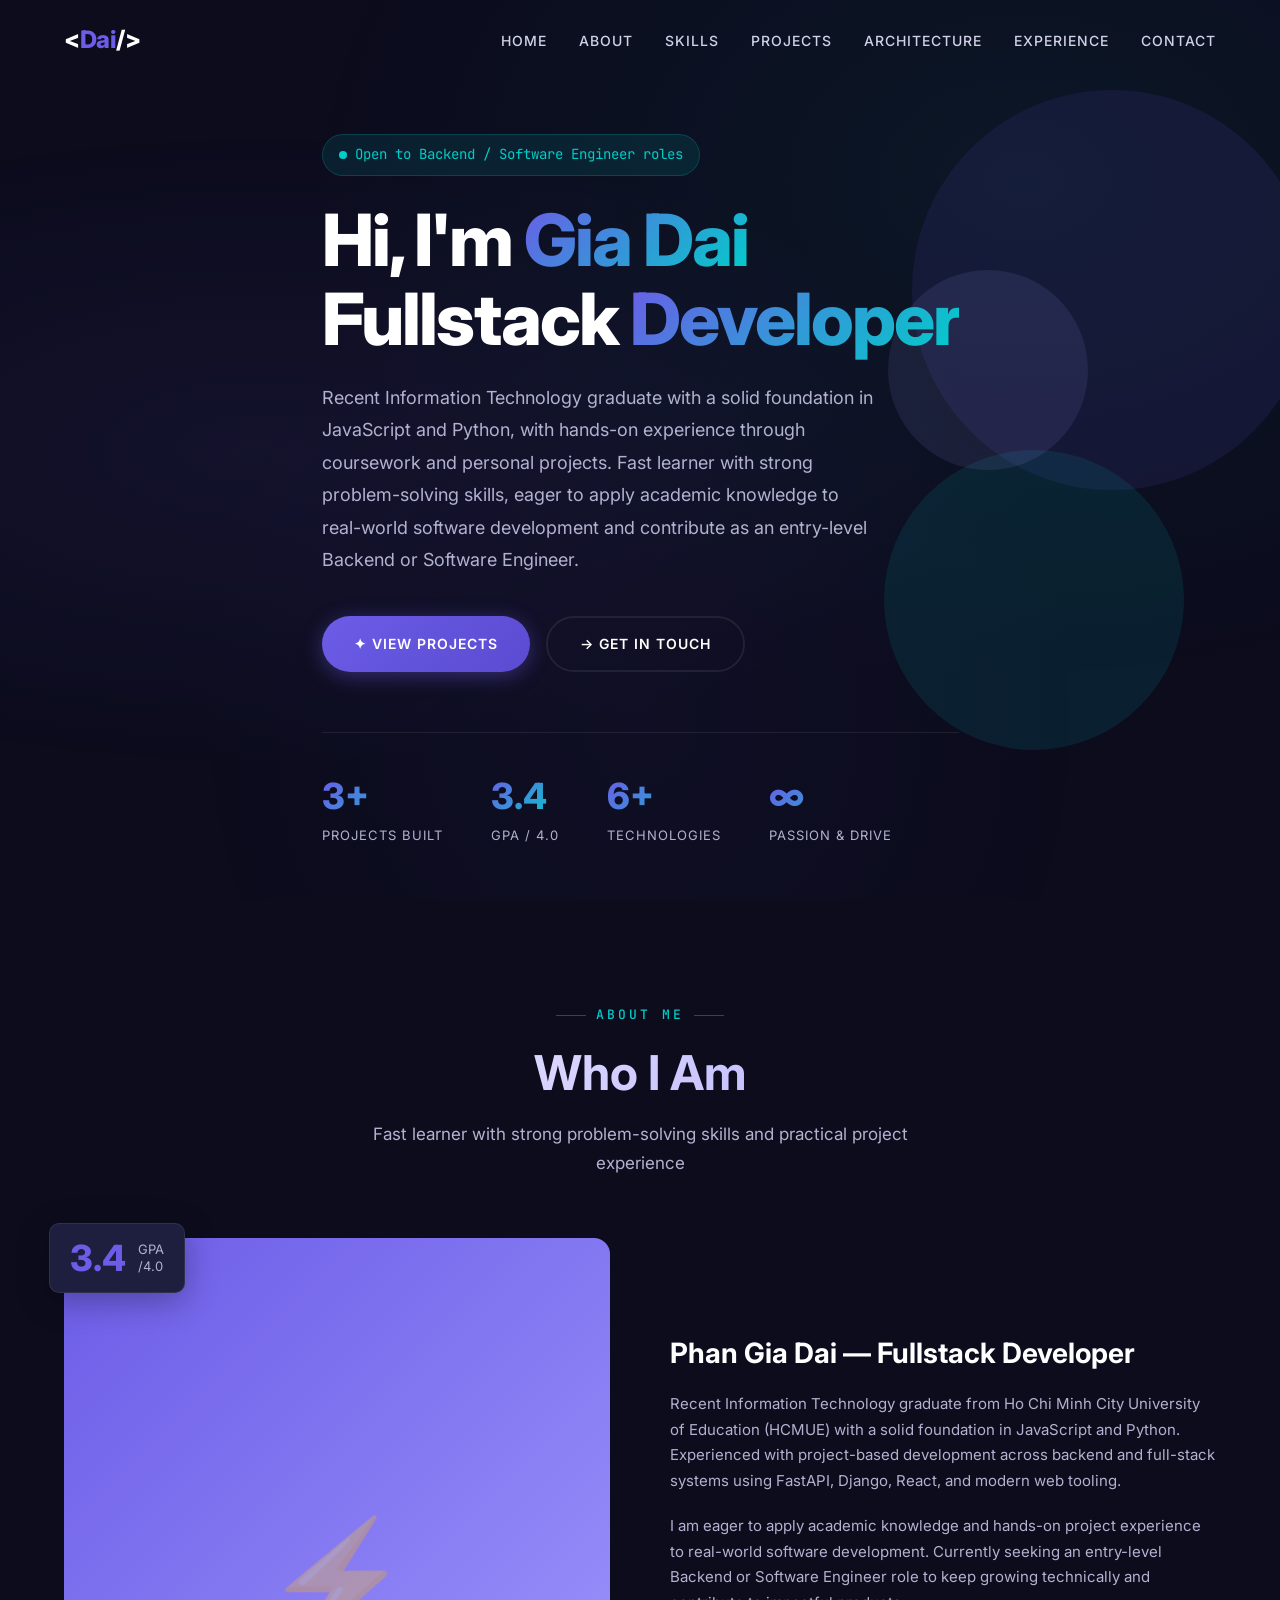
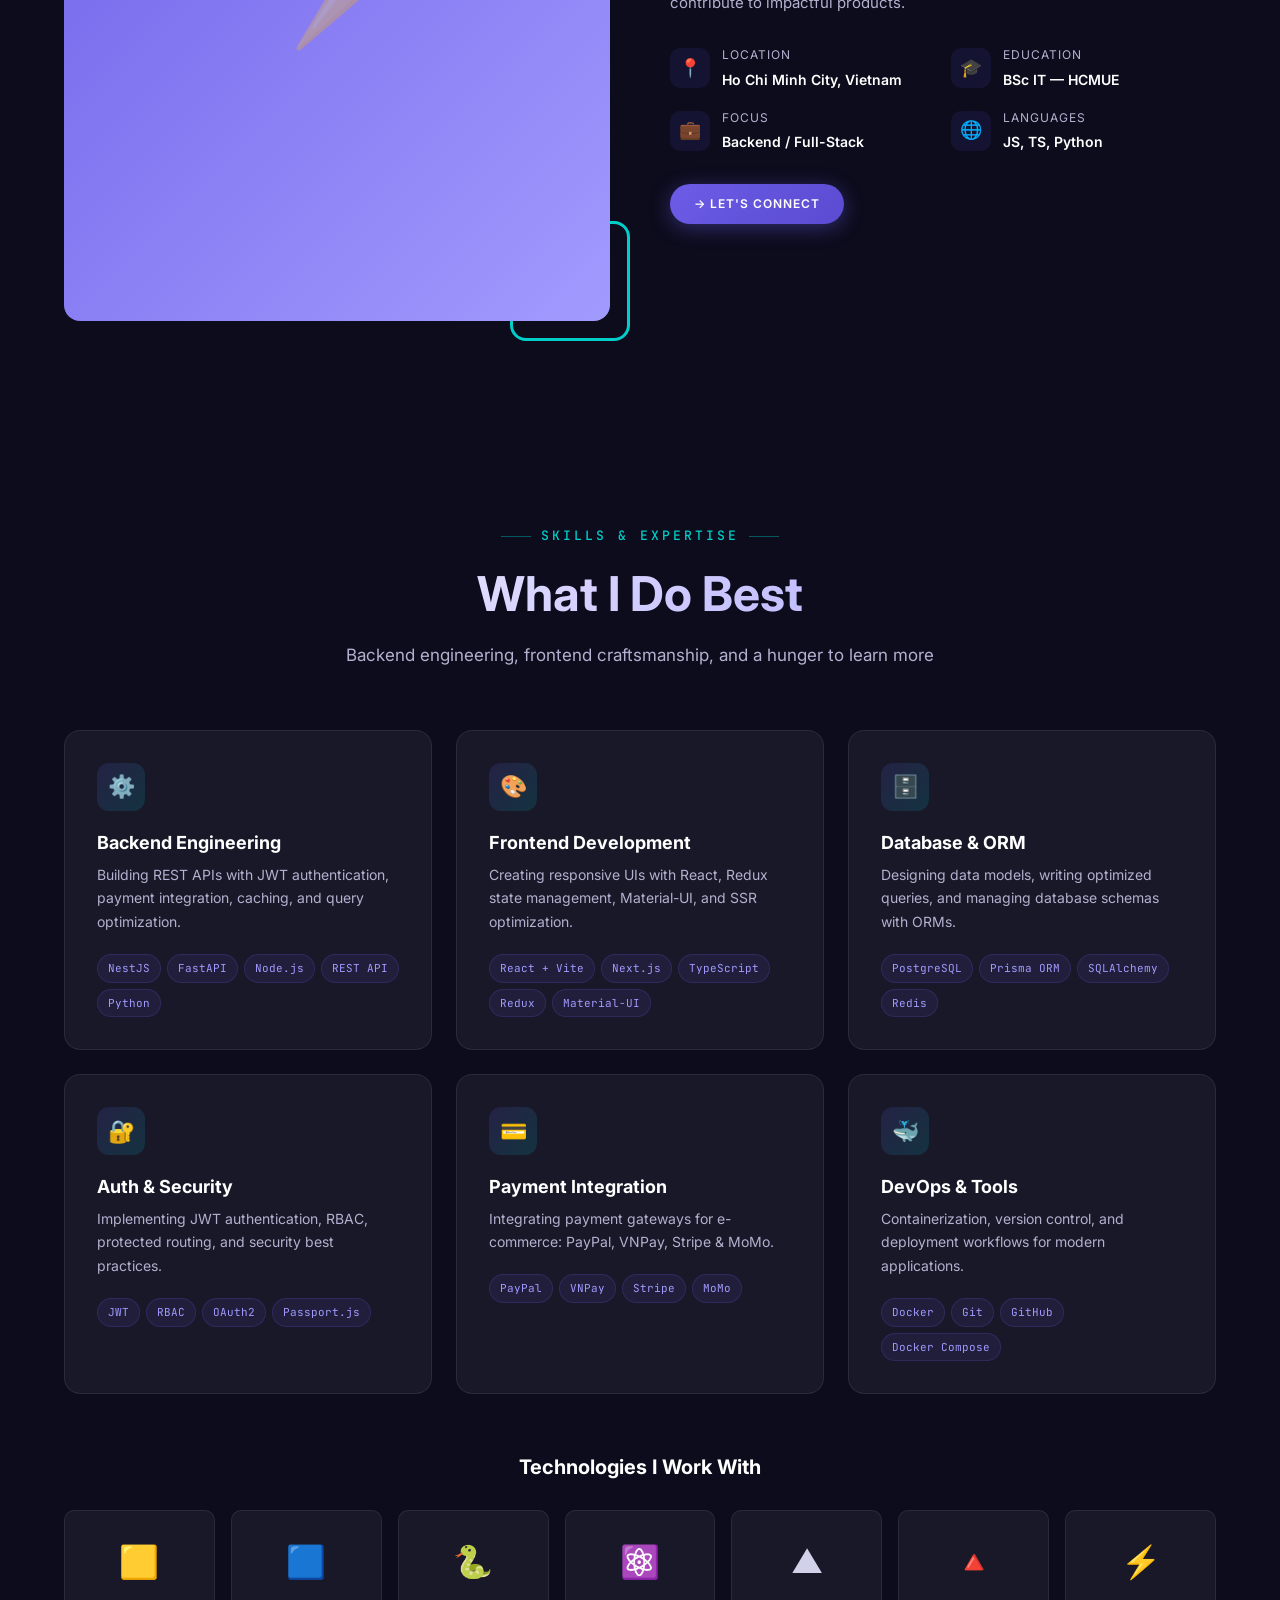
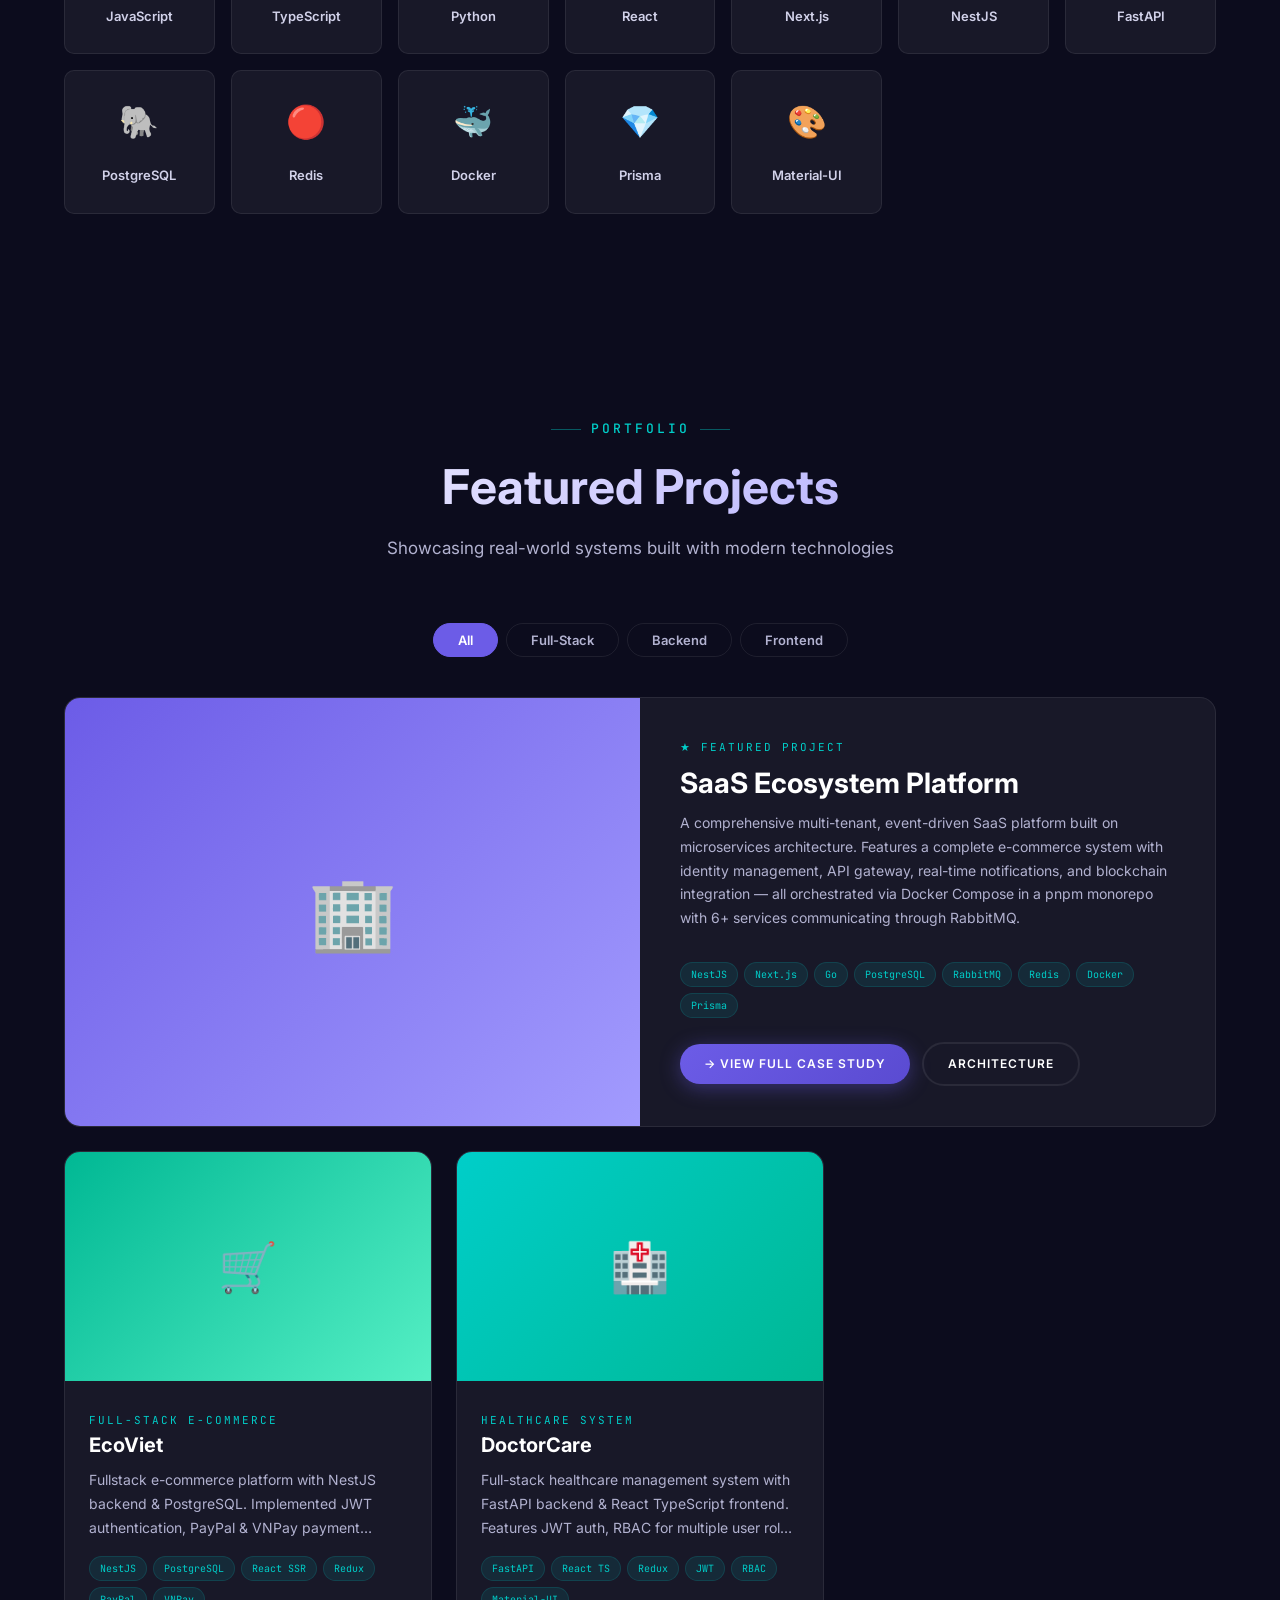
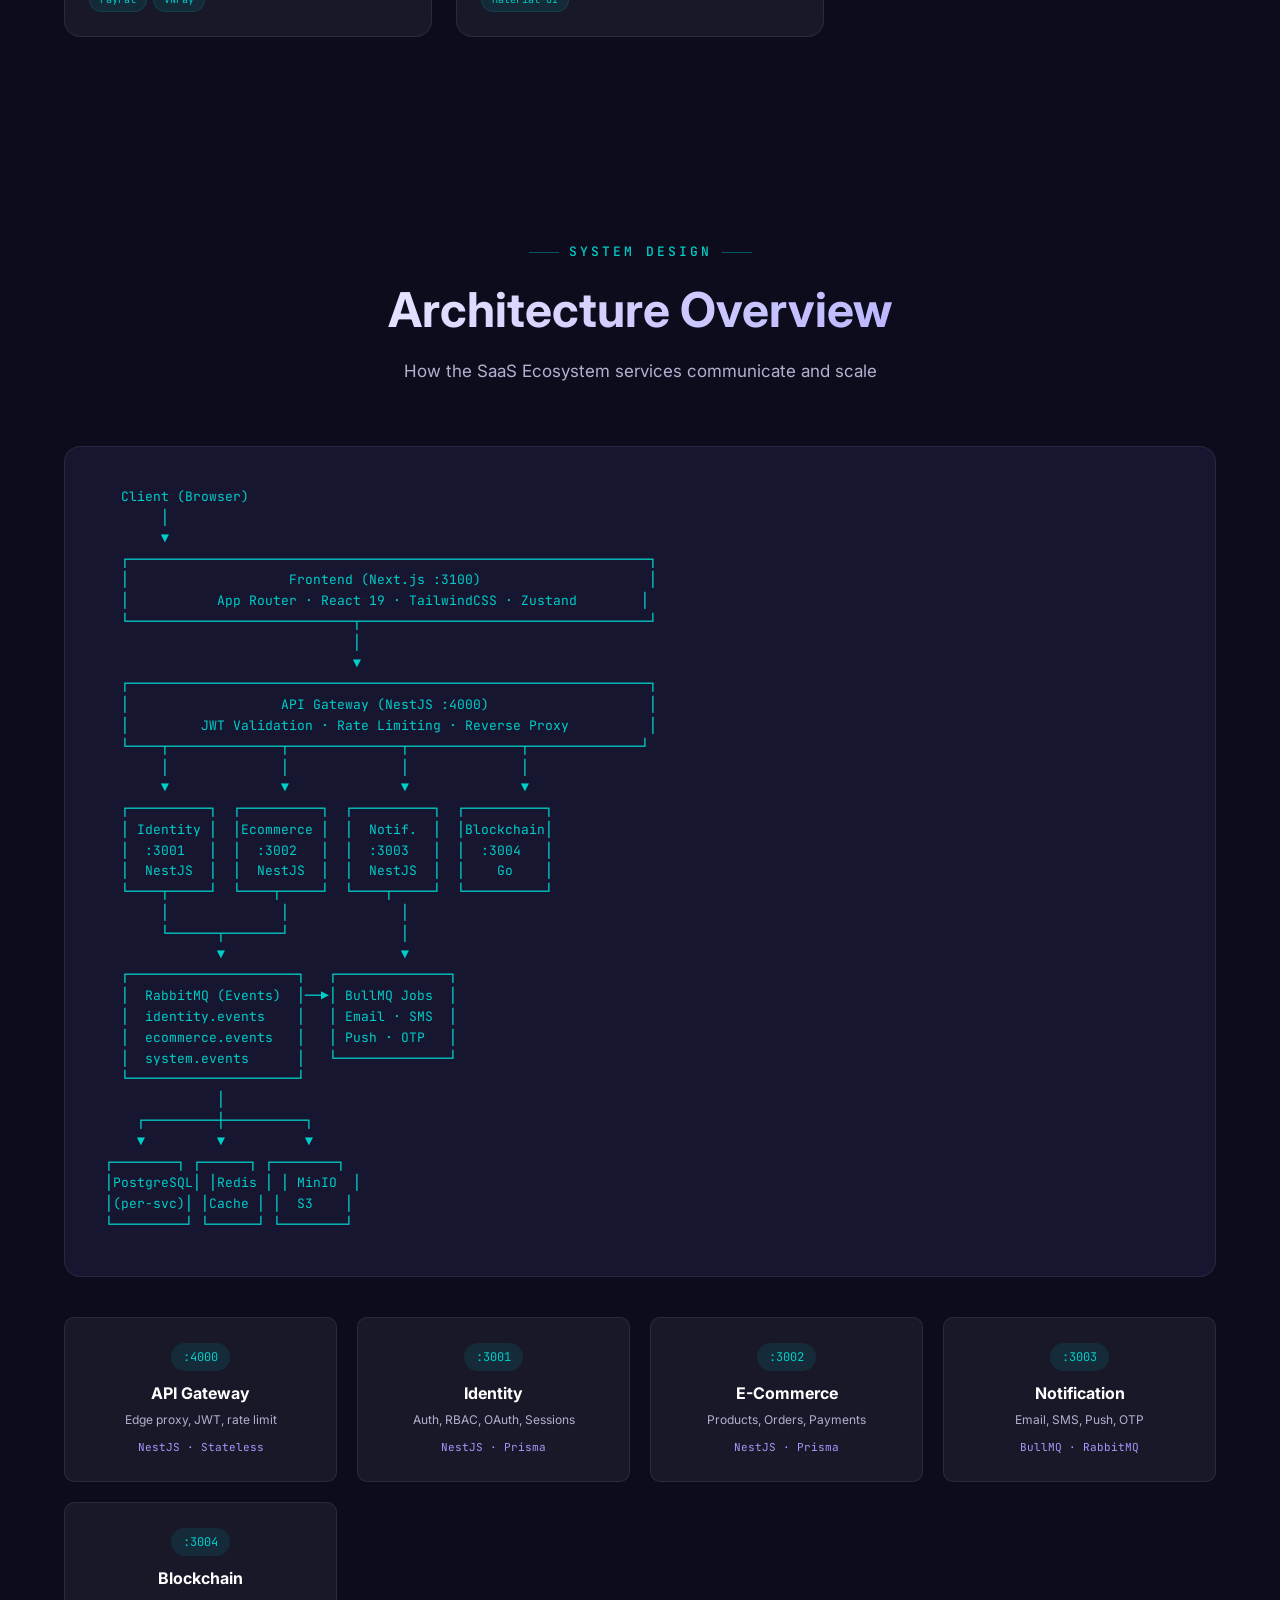
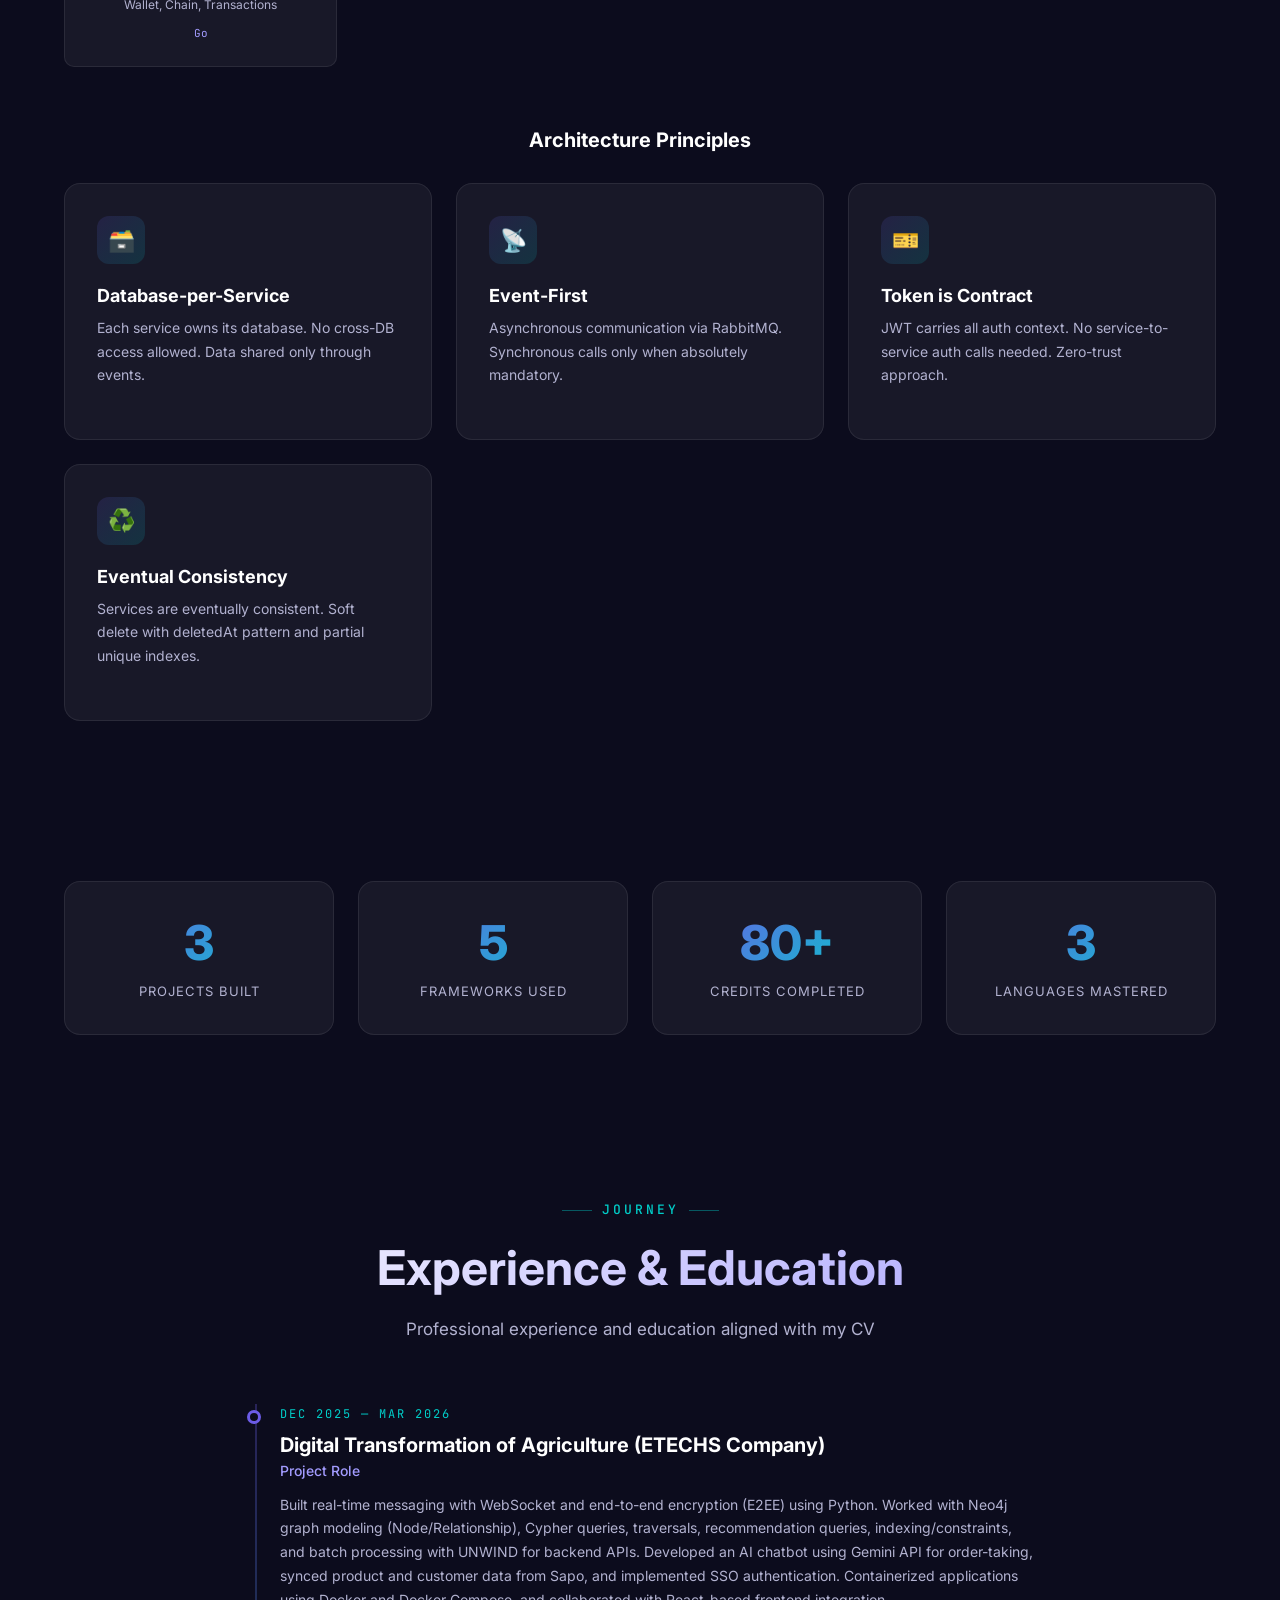
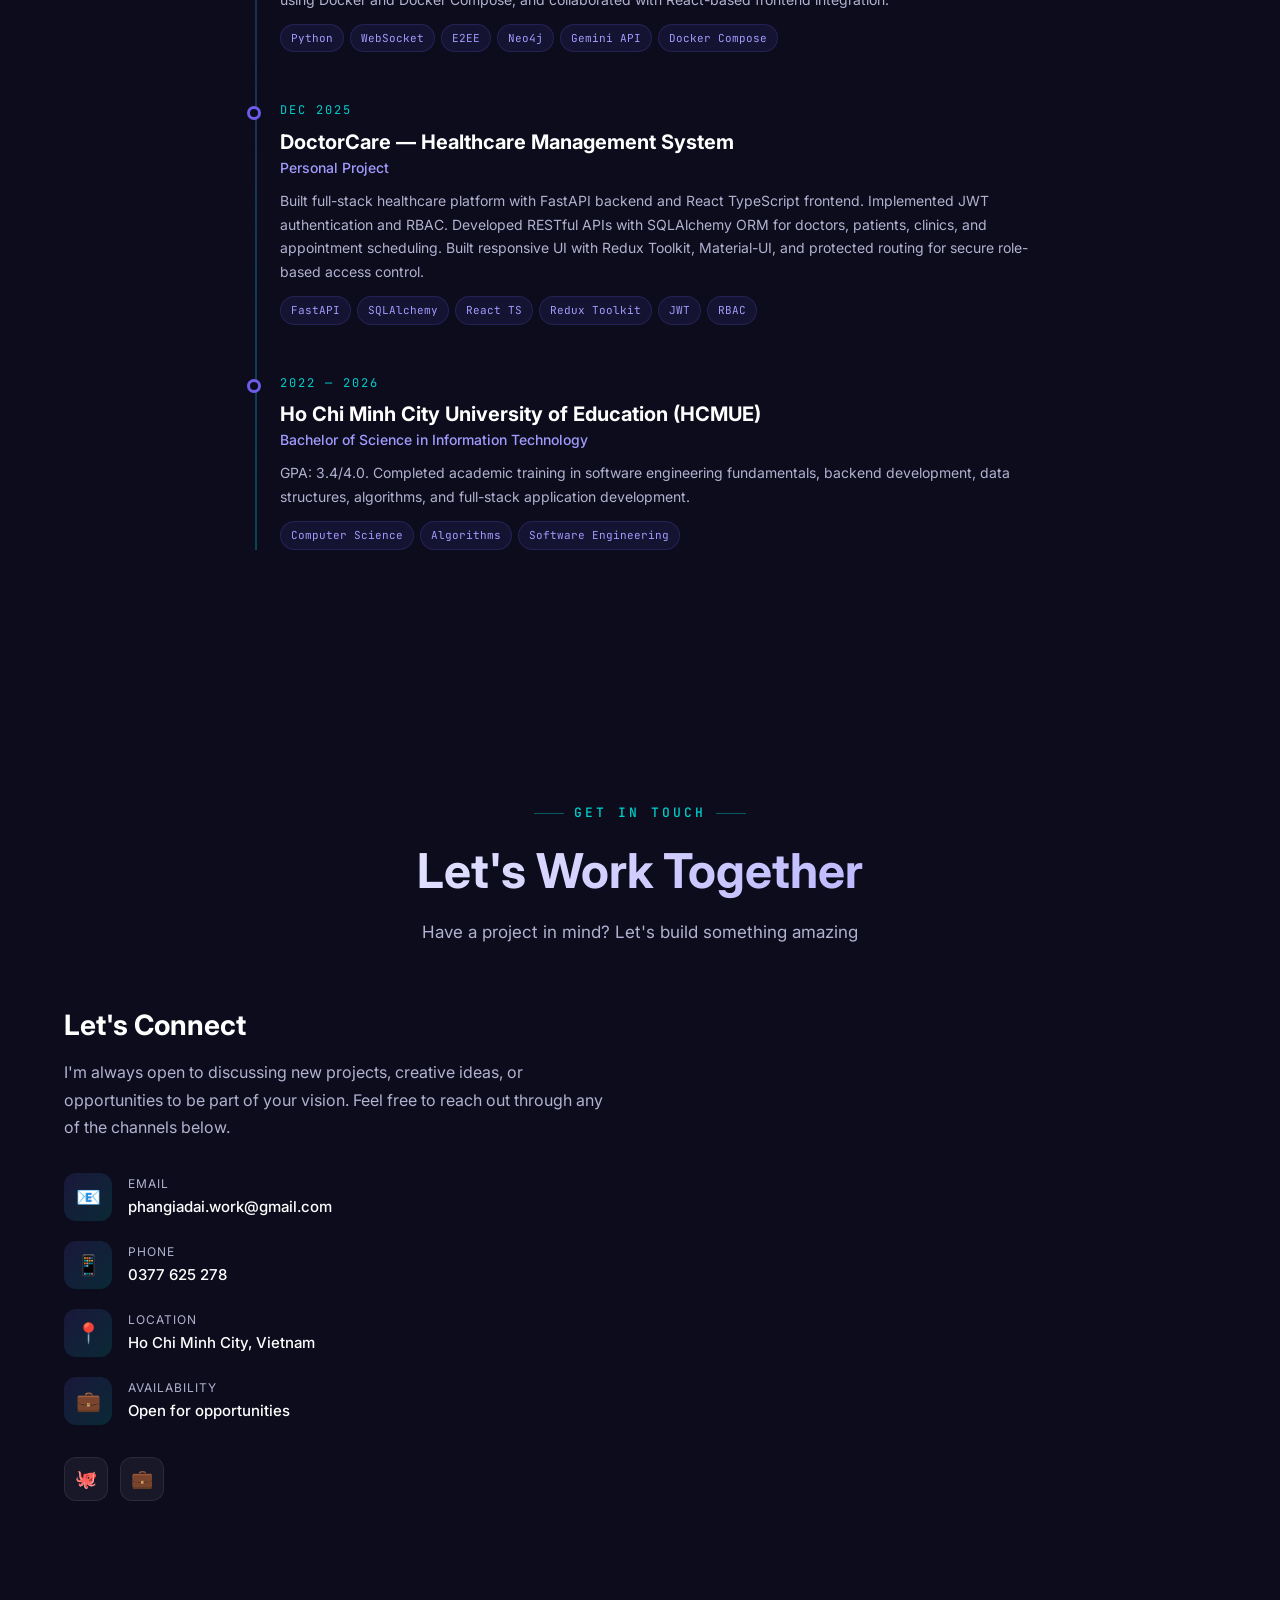
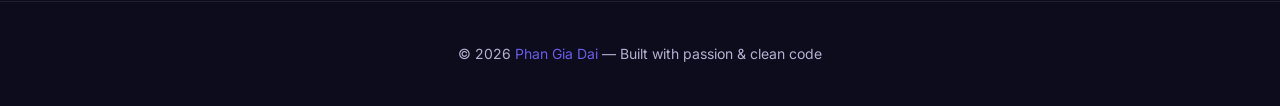
<file: index.html>
<!DOCTYPE html>
<html lang="vi">
<head>
  <meta charset="UTF-8">
  <meta name="viewport" content="width=device-width, initial-scale=1.0">
  <meta name="description" content="Phan Gia Dai - Fullstack Developer | Portfolio showcasing backend and full-stack projects with Python, FastAPI, React, and NestJS">
  <meta name="author" content="Phan Gia Dai">
  <title>Phan Gia Dai | Fullstack Developer</title>

  <!-- Fonts -->
  <link rel="preconnect" href="https://fonts.googleapis.com">
  <link rel="preconnect" href="https://fonts.gstatic.com" crossorigin>
  <link href="https://fonts.googleapis.com/css2?family=Inter:wght@300;400;500;600;700;800;900&family=JetBrains+Mono:wght@400;500;600;700&display=swap" rel="stylesheet">

  <!-- Styles -->
  <link rel="stylesheet" href="css/style.css">

  <!-- Favicon -->
  <link rel="icon" href="data:image/svg+xml,<svg xmlns='http://www.w3.org/2000/svg' viewBox='0 0 100 100'><text y='.9em' font-size='90'>⚡</text></svg>">
</head>
<body>

  <!-- ==================== NAVIGATION ==================== -->
  <nav class="navbar" id="navbar">
    <div class="container">
      <a href="#hero" class="nav-logo">&lt;<span>Dai</span>/&gt;</a>
      <ul class="nav-links" id="navLinks">
        <li><a href="#hero">Home</a></li>
        <li><a href="#about">About</a></li>
        <li><a href="#skills">Skills</a></li>
        <li><a href="#projects">Projects</a></li>
        <li><a href="#architecture">Architecture</a></li>
        <li><a href="#experience">Experience</a></li>
        <li><a href="#contact">Contact</a></li>
      </ul>
      <div class="nav-toggle" id="navToggle">
        <span></span>
        <span></span>
        <span></span>
      </div>
    </div>
  </nav>

  <!-- ==================== HERO ==================== -->
  <section class="hero" id="hero">
    <div class="container">
      <div class="hero-content">
        <div class="hero-label">
          <span class="dot"></span>
          Open to Backend / Software Engineer roles
        </div>
        <h1 class="hero-title">
          Hi, I'm <span class="gradient">Gia Dai</span><br>
          Fullstack <span class="gradient">Developer</span>
        </h1>
        <p class="hero-desc">
          Recent Information Technology graduate with a solid foundation in JavaScript and Python,
          with hands-on experience through coursework and personal projects. Fast learner with strong
          problem-solving skills, eager to apply academic knowledge to real-world software development
          and contribute as an entry-level Backend or Software Engineer.
        </p>
        <div class="hero-buttons">
          <a href="#projects" class="btn btn-primary">
            ✦ View Projects
          </a>
          <a href="#contact" class="btn btn-outline">
            → Get in Touch
          </a>
        </div>
        <div class="hero-stats">
          <div class="hero-stat">
            <h3>3+</h3>
            <p>Projects Built</p>
          </div>
          <div class="hero-stat">
            <h3>3.4</h3>
            <p>GPA / 4.0</p>
          </div>
          <div class="hero-stat">
            <h3>6+</h3>
            <p>Technologies</p>
          </div>
          <div class="hero-stat">
            <h3>∞</h3>
            <p>Passion & Drive</p>
          </div>
        </div>
      </div>
    </div>
    <div class="hero-shapes">
      <div class="shape shape-1"></div>
      <div class="shape shape-2"></div>
      <div class="shape shape-3"></div>
    </div>
  </section>

  <!-- ==================== ABOUT ==================== -->
  <section class="section" id="about">
    <div class="container">
      <div class="section-header">
        <span class="section-label">About Me</span>
        <h2 class="section-title">Who I Am</h2>
        <p class="section-desc">Fast learner with strong problem-solving skills and practical project experience</p>
      </div>
      <div class="about-grid">
        <div class="about-image fade-up">
          <div class="about-image-main glow-purple">
            <span class="code-icon">⚡</span>
          </div>
          <div class="about-image-decoration"></div>
          <div class="about-image-float">
            <span class="years">3.4</span>
            <span>GPA<br>/4.0</span>
          </div>
        </div>
        <div class="about-text fade-up">
          <h3>Phan Gia Dai — Fullstack Developer</h3>
          <p>
            Recent Information Technology graduate from Ho Chi Minh City University of Education (HCMUE)
            with a solid foundation in JavaScript and Python. Experienced with project-based development
            across backend and full-stack systems using FastAPI, Django, React, and modern web tooling.
          </p>
          <p>
            I am eager to apply academic knowledge and hands-on project experience to real-world software
            development. Currently seeking an entry-level Backend or Software Engineer role to keep growing
            technically and contribute to impactful products.
          </p>
          <div class="about-info">
            <div class="about-info-item">
              <div class="icon">📍</div>
              <div>
                <div class="label">Location</div>
                <div class="value">Ho Chi Minh City, Vietnam</div>
              </div>
            </div>
            <div class="about-info-item">
              <div class="icon">🎓</div>
              <div>
                <div class="label">Education</div>
                <div class="value">BSc IT — HCMUE</div>
              </div>
            </div>
            <div class="about-info-item">
              <div class="icon">💼</div>
              <div>
                <div class="label">Focus</div>
                <div class="value">Backend / Full-Stack</div>
              </div>
            </div>
            <div class="about-info-item">
              <div class="icon">🌐</div>
              <div>
                <div class="label">Languages</div>
                <div class="value">JS, TS, Python</div>
              </div>
            </div>
          </div>
          <a href="#contact" class="btn btn-primary btn-sm">→ Let's Connect</a>
        </div>
      </div>
    </div>
  </section>

  <!-- ==================== SKILLS ==================== -->
  <section class="section" id="skills">
    <div class="container">
      <div class="section-header">
        <span class="section-label">Skills & Expertise</span>
        <h2 class="section-title">What I Do Best</h2>
        <p class="section-desc">Backend engineering, frontend craftsmanship, and a hunger to learn more</p>
      </div>

      <div class="skills-grid">
        <!-- Backend -->
        <div class="skill-card fade-up">
          <div class="skill-icon">⚙️</div>
          <h3>Backend Engineering</h3>
          <p>Building REST APIs with JWT authentication, payment integration, caching, and query optimization.</p>
          <div class="skill-tags">
            <span class="skill-tag">NestJS</span>
            <span class="skill-tag">FastAPI</span>
            <span class="skill-tag">Node.js</span>
            <span class="skill-tag">REST API</span>
            <span class="skill-tag">Python</span>
          </div>
        </div>

        <!-- Frontend -->
        <div class="skill-card fade-up">
          <div class="skill-icon">🎨</div>
          <h3>Frontend Development</h3>
          <p>Creating responsive UIs with React, Redux state management, Material-UI, and SSR optimization.</p>
          <div class="skill-tags">
            <span class="skill-tag">React + Vite</span>
            <span class="skill-tag">Next.js</span>
            <span class="skill-tag">TypeScript</span>
            <span class="skill-tag">Redux</span>
            <span class="skill-tag">Material-UI</span>
          </div>
        </div>

        <!-- Database -->
        <div class="skill-card fade-up">
          <div class="skill-icon">🗄️</div>
          <h3>Database & ORM</h3>
          <p>Designing data models, writing optimized queries, and managing database schemas with ORMs.</p>
          <div class="skill-tags">
            <span class="skill-tag">PostgreSQL</span>
            <span class="skill-tag">Prisma ORM</span>
            <span class="skill-tag">SQLAlchemy</span>
            <span class="skill-tag">Redis</span>
          </div>
        </div>

        <!-- Auth & Security -->
        <div class="skill-card fade-up">
          <div class="skill-icon">🔐</div>
          <h3>Auth & Security</h3>
          <p>Implementing JWT authentication, RBAC, protected routing, and security best practices.</p>
          <div class="skill-tags">
            <span class="skill-tag">JWT</span>
            <span class="skill-tag">RBAC</span>
            <span class="skill-tag">OAuth2</span>
            <span class="skill-tag">Passport.js</span>
          </div>
        </div>

        <!-- Payment -->
        <div class="skill-card fade-up">
          <div class="skill-icon">💳</div>
          <h3>Payment Integration</h3>
          <p>Integrating payment gateways for e-commerce: PayPal, VNPay, Stripe &amp; MoMo.</p>
          <div class="skill-tags">
            <span class="skill-tag">PayPal</span>
            <span class="skill-tag">VNPay</span>
            <span class="skill-tag">Stripe</span>
            <span class="skill-tag">MoMo</span>
          </div>
        </div>

        <!-- DevOps -->
        <div class="skill-card fade-up">
          <div class="skill-icon">🐳</div>
          <h3>DevOps & Tools</h3>
          <p>Containerization, version control, and deployment workflows for modern applications.</p>
          <div class="skill-tags">
            <span class="skill-tag">Docker</span>
            <span class="skill-tag">Git</span>
            <span class="skill-tag">GitHub</span>
            <span class="skill-tag">Docker Compose</span>
          </div>
        </div>
      </div>

      <!-- Tech Stack Icons -->
      <div style="margin-top: 60px;">
        <h3 style="text-align: center; margin-bottom: 30px; font-size: 20px;">Technologies I Work With</h3>
        <div class="tech-grid">
          <div class="tech-item fade-up"><span class="emoji">🟨</span><span>JavaScript</span></div>
          <div class="tech-item fade-up"><span class="emoji">🟦</span><span>TypeScript</span></div>
          <div class="tech-item fade-up"><span class="emoji">🐍</span><span>Python</span></div>
          <div class="tech-item fade-up"><span class="emoji">⚛️</span><span>React</span></div>
          <div class="tech-item fade-up"><span class="emoji">▲</span><span>Next.js</span></div>
          <div class="tech-item fade-up"><span class="emoji">🔺</span><span>NestJS</span></div>
          <div class="tech-item fade-up"><span class="emoji">⚡</span><span>FastAPI</span></div>
          <div class="tech-item fade-up"><span class="emoji">🐘</span><span>PostgreSQL</span></div>
          <div class="tech-item fade-up"><span class="emoji">🔴</span><span>Redis</span></div>
          <div class="tech-item fade-up"><span class="emoji">🐳</span><span>Docker</span></div>
          <div class="tech-item fade-up"><span class="emoji">💎</span><span>Prisma</span></div>
          <div class="tech-item fade-up"><span class="emoji">🎨</span><span>Material-UI</span></div>
        </div>
      </div>
    </div>
  </section>

  <!-- ==================== PROJECTS ==================== -->
  <section class="section" id="projects">
    <div class="container">
      <div class="section-header">
        <span class="section-label">Portfolio</span>
        <h2 class="section-title">Featured Projects</h2>
        <p class="section-desc">Showcasing real-world systems built with modern technologies</p>
      </div>

      <div class="portfolio-filters">
        <button class="filter-btn active" data-filter="all">All</button>
        <button class="filter-btn" data-filter="fullstack">Full-Stack</button>
        <button class="filter-btn" data-filter="backend">Backend</button>
        <button class="filter-btn" data-filter="frontend">Frontend</button>
      </div>

      <div class="portfolio-grid">

        <!-- FEATURED: SaaS Ecosystem -->
        <div class="project-featured fade-up" data-category="fullstack">
          <div class="project-image">
            <div class="project-image-bg glow-purple" style="font-size: 72px;">
              🏢
            </div>
          </div>
          <div class="project-content">
            <span class="project-category">★ Featured Project</span>
            <h3>SaaS Ecosystem Platform</h3>
            <p>
              A comprehensive multi-tenant, event-driven SaaS platform built on microservices architecture. 
              Features a complete e-commerce system with identity management, API gateway, real-time 
              notifications, and blockchain integration — all orchestrated via Docker Compose in a 
              pnpm monorepo with 6+ services communicating through RabbitMQ.
            </p>
            <div class="project-tech" style="margin-top: 16px;">
              <span class="project-tech-tag">NestJS</span>
              <span class="project-tech-tag">Next.js</span>
              <span class="project-tech-tag">Go</span>
              <span class="project-tech-tag">PostgreSQL</span>
              <span class="project-tech-tag">RabbitMQ</span>
              <span class="project-tech-tag">Redis</span>
              <span class="project-tech-tag">Docker</span>
              <span class="project-tech-tag">Prisma</span>
            </div>
            <div style="margin-top: 24px;">
              <a href="project-saas.html" class="btn btn-primary btn-sm">→ View Full Case Study</a>
              <a href="#architecture" class="btn btn-outline btn-sm" style="margin-left: 8px;">Architecture</a>
            </div>
          </div>
        </div>

        <!-- EcoViet -->
        <div class="project-card fade-up" data-category="fullstack">
          <div class="project-image">
            <div class="project-image-bg glow-green">🛒</div>
            <div class="project-overlay">
              <a href="https://github.com/phangiadaiwork/EcoViet" target="_blank" rel="noopener noreferrer" class="btn btn-primary btn-sm">View on GitHub</a>
            </div>
          </div>
          <div class="project-content">
            <span class="project-category">Full-Stack E-Commerce</span>
            <h3>EcoViet</h3>
            <p>
              Fullstack e-commerce platform with NestJS backend &amp; PostgreSQL. Implemented JWT authentication,
              PayPal &amp; VNPay payment gateways, React SSR frontend with Redux &amp; Material-UI. 
              Optimized API performance through caching, query optimization, and security measures.
            </p>
            <div class="project-tech">
              <span class="project-tech-tag">NestJS</span>
              <span class="project-tech-tag">PostgreSQL</span>
              <span class="project-tech-tag">React SSR</span>
              <span class="project-tech-tag">Redux</span>
              <span class="project-tech-tag">PayPal</span>
              <span class="project-tech-tag">VNPay</span>
            </div>
          </div>
        </div>

        <!-- DoctorCare -->
        <div class="project-card fade-up" data-category="fullstack">
          <div class="project-image">
            <div class="project-image-bg glow-teal">🏥</div>
            <div class="project-overlay">
              <a href="https://github.com/fidai/doctorcare" target="_blank" rel="noopener noreferrer" class="btn btn-primary btn-sm">View on GitHub</a>
            </div>
          </div>
          <div class="project-content">
            <span class="project-category">Healthcare System</span>
            <h3>DoctorCare</h3>
            <p>
              Full-stack healthcare management system with FastAPI backend &amp; React TypeScript frontend. 
              Features JWT auth, RBAC for multiple user roles, auto-generated API docs, doctor/patient/clinic 
              management, appointment scheduling, and responsive UI with protected routing.
            </p>
            <div class="project-tech">
              <span class="project-tech-tag">FastAPI</span>
              <span class="project-tech-tag">React TS</span>
              <span class="project-tech-tag">Redux</span>
              <span class="project-tech-tag">JWT</span>
              <span class="project-tech-tag">RBAC</span>
              <span class="project-tech-tag">Material-UI</span>
            </div>
          </div>
        </div>

      </div>
    </div>
  </section>

  <!-- ==================== ARCHITECTURE ==================== -->
  <section class="section" id="architecture">
    <div class="container">
      <div class="section-header">
        <span class="section-label">System Design</span>
        <h2 class="section-title">Architecture Overview</h2>
        <p class="section-desc">How the SaaS Ecosystem services communicate and scale</p>
      </div>

      <div class="arch-diagram fade-up">
<pre>
  Client (Browser)
       │
       ▼
  ┌─────────────────────────────────────────────────────────────────┐
  │                    Frontend (Next.js :3100)                     │
  │           App Router · React 19 · TailwindCSS · Zustand        │
  └────────────────────────────┬────────────────────────────────────┘
                               │
                               ▼
  ┌─────────────────────────────────────────────────────────────────┐
  │                   API Gateway (NestJS :4000)                    │
  │         JWT Validation · Rate Limiting · Reverse Proxy          │
  └────┬──────────────┬──────────────┬──────────────┬──────────────┘
       │              │              │              │
       ▼              ▼              ▼              ▼
  ┌──────────┐  ┌──────────┐  ┌──────────┐  ┌──────────┐
  │ Identity │  │Ecommerce │  │  Notif.  │  │Blockchain│
  │  :3001   │  │  :3002   │  │  :3003   │  │  :3004   │
  │  NestJS  │  │  NestJS  │  │  NestJS  │  │    Go    │
  └────┬─────┘  └────┬─────┘  └────┬─────┘  └──────────┘
       │              │              │
       └──────┬───────┘              │
              ▼                      ▼
  ┌─────────────────────┐   ┌──────────────┐
  │  RabbitMQ (Events)  │──▶│ BullMQ Jobs  │
  │  identity.events    │   │ Email · SMS  │
  │  ecommerce.events   │   │ Push · OTP   │
  │  system.events      │   └──────────────┘
  └─────────────────────┘
              │
    ┌─────────┼──────────┐
    ▼         ▼          ▼
┌────────┐ ┌──────┐ ┌────────┐
│PostgreSQL│ │Redis │ │ MinIO  │
│(per-svc)│ │Cache │ │  S3    │
└─────────┘ └──────┘ └────────┘
</pre>
      </div>

      <div class="arch-services">
        <div class="arch-service fade-up">
          <span class="port">:4000</span>
          <h4>API Gateway</h4>
          <p>Edge proxy, JWT, rate limit</p>
          <div class="tech-label">NestJS · Stateless</div>
        </div>
        <div class="arch-service fade-up">
          <span class="port">:3001</span>
          <h4>Identity</h4>
          <p>Auth, RBAC, OAuth, Sessions</p>
          <div class="tech-label">NestJS · Prisma</div>
        </div>
        <div class="arch-service fade-up">
          <span class="port">:3002</span>
          <h4>E-Commerce</h4>
          <p>Products, Orders, Payments</p>
          <div class="tech-label">NestJS · Prisma</div>
        </div>
        <div class="arch-service fade-up">
          <span class="port">:3003</span>
          <h4>Notification</h4>
          <p>Email, SMS, Push, OTP</p>
          <div class="tech-label">BullMQ · RabbitMQ</div>
        </div>
        <div class="arch-service fade-up">
          <span class="port">:3004</span>
          <h4>Blockchain</h4>
          <p>Wallet, Chain, Transactions</p>
          <div class="tech-label">Go</div>
        </div>
      </div>

      <!-- Architecture Principles -->
      <div style="margin-top: 60px;">
        <h3 style="text-align: center; margin-bottom: 30px; font-size: 20px;">Architecture Principles</h3>
        <div class="skills-grid">
          <div class="skill-card fade-up">
            <div class="skill-icon">🗃️</div>
            <h3>Database-per-Service</h3>
            <p>Each service owns its database. No cross-DB access allowed. Data shared only through events.</p>
          </div>
          <div class="skill-card fade-up">
            <div class="skill-icon">📡</div>
            <h3>Event-First</h3>
            <p>Asynchronous communication via RabbitMQ. Synchronous calls only when absolutely mandatory.</p>
          </div>
          <div class="skill-card fade-up">
            <div class="skill-icon">🎫</div>
            <h3>Token is Contract</h3>
            <p>JWT carries all auth context. No service-to-service auth calls needed. Zero-trust approach.</p>
          </div>
          <div class="skill-card fade-up">
            <div class="skill-icon">♻️</div>
            <h3>Eventual Consistency</h3>
            <p>Services are eventually consistent. Soft delete with deletedAt pattern and partial unique indexes.</p>
          </div>
        </div>
      </div>
    </div>
  </section>

  <!-- ==================== COUNTERS ==================== -->
  <section class="section" style="padding: 60px 0;">
    <div class="container">
      <div class="counters">
        <div class="counter-box fade-up">
          <div class="counter-number" data-target="3">0</div>
          <p>Projects Built</p>
        </div>
        <div class="counter-box fade-up">
          <div class="counter-number" data-target="6">0</div>
          <p>Frameworks Used</p>
        </div>
        <div class="counter-box fade-up">
          <div class="counter-number" data-target="95">0</div>
          <p>Credits Completed</p>
        </div>
        <div class="counter-box fade-up">
          <div class="counter-number" data-target="3">0</div>
          <p>Languages Mastered</p>
        </div>
      </div>
    </div>
  </section>

  <!-- ==================== EXPERIENCE ==================== -->
  <section class="section" id="experience">
    <div class="container">
      <div class="section-header">
        <span class="section-label">Journey</span>
        <h2 class="section-title">Experience & Education</h2>
        <p class="section-desc">Professional experience and education aligned with my CV</p>
      </div>

      <div class="timeline">
        <div class="timeline-item fade-up">
          <div class="timeline-date">Dec 2025 — Mar 2026</div>
          <h3>Digital Transformation of Agriculture (ETECHS Company)</h3>
          <h4>Project Role</h4>
          <p>
            Built real-time messaging with WebSocket and end-to-end encryption (E2EE) using Python.
            Worked with Neo4j graph modeling (Node/Relationship), Cypher queries, traversals,
            recommendation queries, indexing/constraints, and batch processing with UNWIND for backend APIs.
            Developed an AI chatbot using Gemini API for order-taking, synced product and customer data from Sapo,
            and implemented SSO authentication. Containerized applications using Docker and Docker Compose,
            and collaborated with React-based frontend integration.
          </p>
          <div class="timeline-tags">
            <span class="skill-tag">Python</span>
            <span class="skill-tag">WebSocket</span>
            <span class="skill-tag">E2EE</span>
            <span class="skill-tag">Neo4j</span>
            <span class="skill-tag">Gemini API</span>
            <span class="skill-tag">Docker Compose</span>
          </div>
        </div>

        <div class="timeline-item fade-up">
          <div class="timeline-date">Dec 2025</div>
          <h3>DoctorCare — Healthcare Management System</h3>
          <h4>Personal Project</h4>
          <p>
            Built full-stack healthcare platform with FastAPI backend and React TypeScript frontend.
            Implemented JWT authentication and RBAC. Developed RESTful APIs with SQLAlchemy ORM for
            doctors, patients, clinics, and appointment scheduling. Built responsive UI with Redux Toolkit,
            Material-UI, and protected routing for secure role-based access control.
          </p>
          <div class="timeline-tags">
            <span class="skill-tag">FastAPI</span>
            <span class="skill-tag">SQLAlchemy</span>
            <span class="skill-tag">React TS</span>
            <span class="skill-tag">Redux Toolkit</span>
            <span class="skill-tag">JWT</span>
            <span class="skill-tag">RBAC</span>
          </div>
        </div>

        <div class="timeline-item fade-up">
          <div class="timeline-date">2022 — 2026</div>
          <h3>Ho Chi Minh City University of Education (HCMUE)</h3>
          <h4>Bachelor of Science in Information Technology</h4>
          <p>
            GPA: 3.4/4.0. Completed academic training in software engineering fundamentals,
            backend development, data structures, algorithms, and full-stack application development.
          </p>
          <div class="timeline-tags">
            <span class="skill-tag">Computer Science</span>
            <span class="skill-tag">Algorithms</span>
            <span class="skill-tag">Software Engineering</span>
          </div>
        </div>
      </div>
    </div>
  </section>

  <!-- ==================== CONTACT ==================== -->
  <section class="section" id="contact">
    <div class="container">
      <div class="section-header">
        <span class="section-label">Get in Touch</span>
        <h2 class="section-title">Let's Work Together</h2>
        <p class="section-desc">Have a project in mind? Let's build something amazing</p>
      </div>

      <div class="contact-grid">
        <div class="contact-info fade-up">
          <h3>Let's Connect</h3>
          <p>
            I'm always open to discussing new projects, creative ideas, or opportunities to 
            be part of your vision. Feel free to reach out through any of the channels below.
          </p>
          <div class="contact-items">
            <div class="contact-item">
              <div class="icon">📧</div>
              <div>
                <div class="label">Email</div>
                <div class="value"><a href="mailto:phangiadai.work@gmail.com">phangiadai.work@gmail.com</a></div>
              </div>
            </div>
            <div class="contact-item">
              <div class="icon">📱</div>
              <div>
                <div class="label">Phone</div>
                <div class="value"><a href="tel:+84377625278">0377 625 278</a></div>
              </div>
            </div>
            <div class="contact-item">
              <div class="icon">📍</div>
              <div>
                <div class="label">Location</div>
                <div class="value">Ho Chi Minh City, Vietnam</div>
              </div>
            </div>
            <div class="contact-item">
              <div class="icon">💼</div>
              <div>
                <div class="label">Availability</div>
                <div class="value">Open for opportunities</div>
              </div>
            </div>
          </div>
          <div class="contact-social">
            <a href="https://github.com/phangiadaiwork" target="_blank" rel="noopener noreferrer" title="GitHub">🐙</a>
            <a href="https://linkedin.com/in/dai-phan-1486b6348" target="_blank" rel="noopener noreferrer" title="LinkedIn">💼</a>
          </div>
        </div>

        <!-- <div class="contact-form fade-up">
          <form id="contactForm" onsubmit="return false;">
            <div class="form-group">
              <label for="name">Your Name</label>
              <input type="text" id="name" placeholder="John Doe" required>
            </div>
            <div class="form-group">
              <label for="email">Your Email</label>
              <input type="email" id="email" placeholder="john@example.com" required>
            </div>
            <div class="form-group">
              <label for="subject">Subject</label>
              <input type="text" id="subject" placeholder="Project Inquiry">
            </div>
            <div class="form-group">
              <label for="message">Message</label>
              <textarea id="message" placeholder="Tell me about your project..." required></textarea>
            </div>
            <button type="submit" class="btn btn-primary" style="width: 100%; justify-content: center;">
              ✉ Send Message
            </button>
          </form>
        </div> -->
      </div>
    </div>
  </section>

  <!-- ==================== FOOTER ==================== -->
  <footer class="footer">
    <div class="container">
      <p>&copy; 2026 <a href="#hero">Phan Gia Dai</a> — Built with passion & clean code</p>
    </div>
  </footer>

  <!-- ==================== SCROLL TO TOP ==================== -->
  <button class="scroll-top" id="scrollTop" aria-label="Scroll to top">↑</button>

  <!-- ==================== SCRIPTS ==================== -->
  <script src="js/main.js"></script>

</body>
</html>
</file>
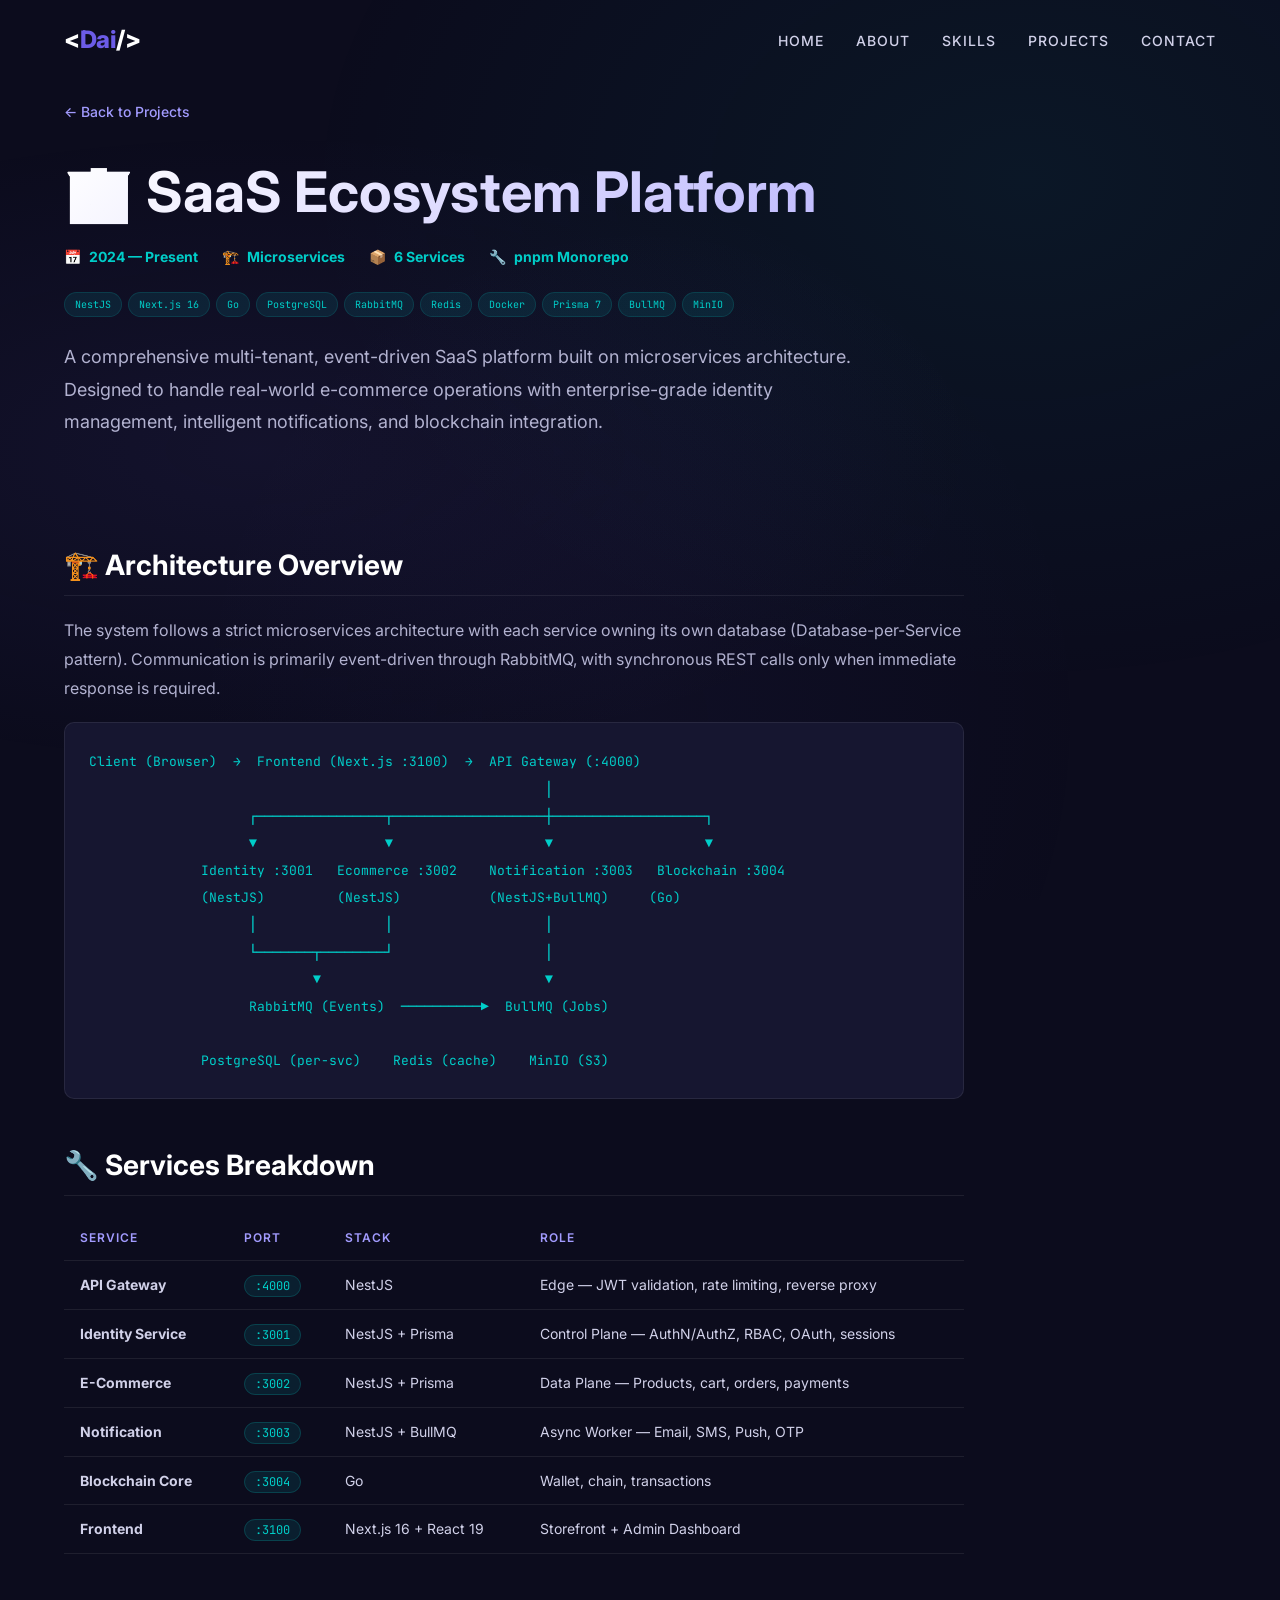
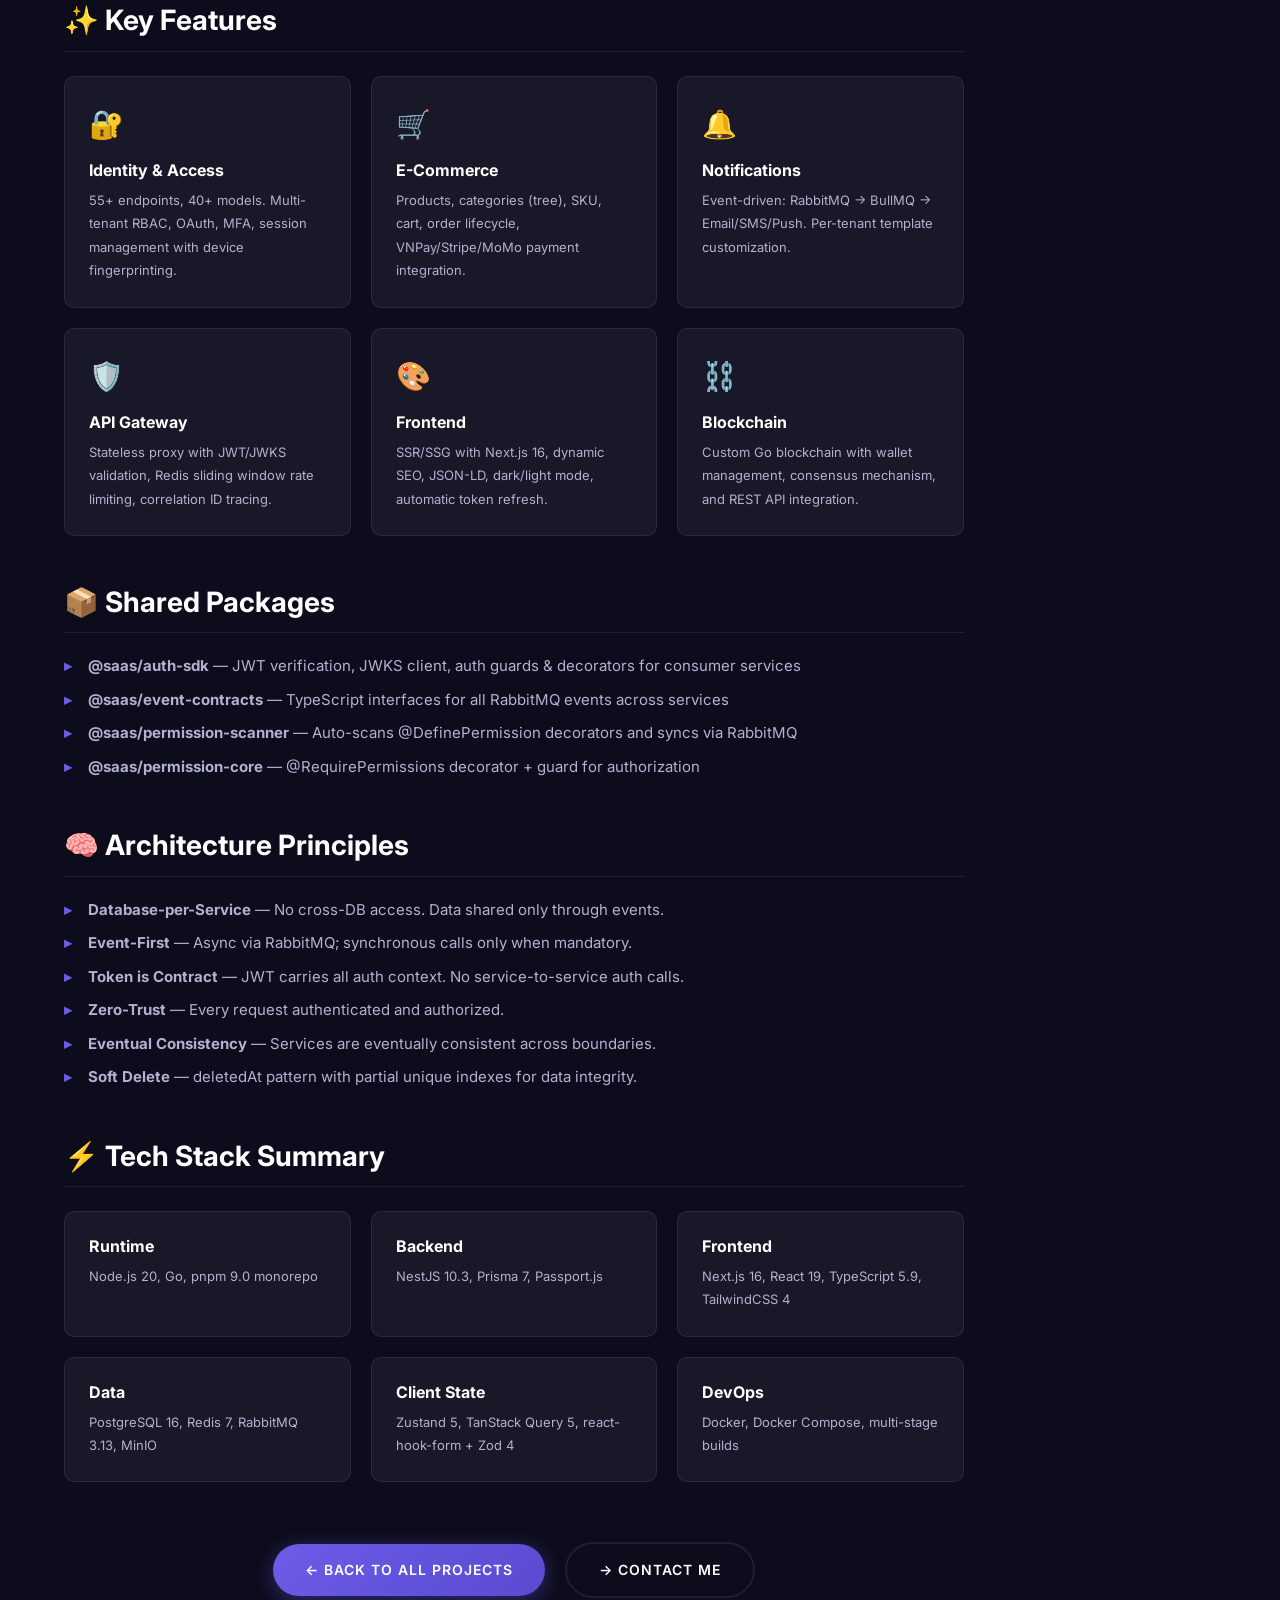
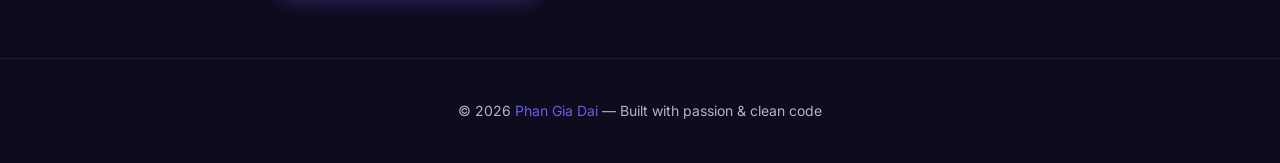
<file: project-saas.html>
<!DOCTYPE html>
<html lang="vi">
<head>
  <meta charset="UTF-8">
  <meta name="viewport" content="width=device-width, initial-scale=1.0">
  <meta name="description" content="SaaS Ecosystem Platform - Multi-tenant microservices architecture case study">
  <title>SaaS Ecosystem Platform | Project Detail</title>

  <link rel="preconnect" href="https://fonts.googleapis.com">
  <link rel="preconnect" href="https://fonts.gstatic.com" crossorigin>
  <link href="https://fonts.googleapis.com/css2?family=Inter:wght@300;400;500;600;700;800;900&family=JetBrains+Mono:wght@400;500;600;700&display=swap" rel="stylesheet">
  <link rel="stylesheet" href="css/style.css">
  <link rel="icon" href="data:image/svg+xml,<svg xmlns='http://www.w3.org/2000/svg' viewBox='0 0 100 100'><text y='.9em' font-size='90'>⚡</text></svg>">

  <style>
    .back-link {
      display: inline-flex;
      align-items: center;
      gap: 8px;
      color: var(--primary-light);
      font-size: 14px;
      font-weight: 500;
      margin-bottom: 32px;
      padding-top: 100px;
    }
    .back-link:hover { color: var(--white); }

    .detail-hero {
      padding: 0 0 60px;
    }

    .detail-hero h1 {
      font-size: clamp(36px, 5vw, 56px);
      margin-bottom: 16px;
      background: linear-gradient(135deg, var(--white), var(--primary-light));
      -webkit-background-clip: text;
      -webkit-text-fill-color: transparent;
      background-clip: text;
    }

    .detail-hero .meta {
      display: flex;
      gap: 24px;
      flex-wrap: wrap;
      margin-bottom: 24px;
    }

    .detail-hero .meta-item {
      display: flex;
      align-items: center;
      gap: 8px;
      font-size: 14px;
      color: var(--text);
    }

    .detail-hero .meta-item strong {
      color: var(--accent);
    }

    .detail-content {
      max-width: 900px;
    }

    .detail-content h2 {
      font-size: 28px;
      margin-top: 48px;
      margin-bottom: 20px;
      padding-bottom: 12px;
      border-bottom: 1px solid var(--glass-border);
    }

    .detail-content h3 {
      font-size: 20px;
      margin-top: 32px;
      margin-bottom: 12px;
    }

    .detail-content p {
      margin-bottom: 16px;
      font-size: 16px;
      line-height: 1.8;
    }

    .detail-content ul {
      margin-bottom: 20px;
      padding-left: 0;
    }

    .detail-content li {
      position: relative;
      padding-left: 24px;
      margin-bottom: 8px;
      font-size: 15px;
    }

    .detail-content li::before {
      content: '▸';
      position: absolute;
      left: 0;
      color: var(--primary);
      font-weight: bold;
    }

    .feature-grid {
      display: grid;
      grid-template-columns: repeat(auto-fit, minmax(260px, 1fr));
      gap: 20px;
      margin: 24px 0;
    }

    .feature-card {
      background: var(--glass);
      border: 1px solid var(--glass-border);
      border-radius: var(--radius-sm);
      padding: 24px;
      transition: var(--transition);
    }

    .feature-card:hover {
      border-color: var(--primary);
      transform: translateY(-4px);
    }

    .feature-card .emoji {
      font-size: 28px;
      margin-bottom: 12px;
      display: block;
    }

    .feature-card h4 {
      font-size: 16px;
      margin-bottom: 8px;
    }

    .feature-card p {
      font-size: 13px;
      color: var(--text);
      margin-bottom: 0;
    }

    .code-block {
      background: var(--dark-2);
      border: 1px solid var(--glass-border);
      border-radius: var(--radius-sm);
      padding: 24px;
      margin: 20px 0;
      overflow-x: auto;
    }

    .code-block code {
      font-family: var(--font-mono);
      font-size: 13px;
      color: var(--accent);
      line-height: 1.6;
      white-space: pre;
    }

    .service-table {
      width: 100%;
      border-collapse: collapse;
      margin: 20px 0;
    }

    .service-table th,
    .service-table td {
      padding: 12px 16px;
      text-align: left;
      border-bottom: 1px solid var(--glass-border);
      font-size: 14px;
    }

    .service-table th {
      color: var(--primary-light);
      font-weight: 600;
      text-transform: uppercase;
      font-size: 12px;
      letter-spacing: 1px;
    }

    .service-table td {
      color: var(--text-light);
    }

    .service-table tr:hover td {
      background: var(--glass);
    }

    .port-badge {
      font-family: var(--font-mono);
      font-size: 12px;
      padding: 2px 10px;
      background: rgba(0, 206, 201, 0.1);
      border: 1px solid rgba(0, 206, 201, 0.2);
      border-radius: 100px;
      color: var(--accent);
    }
  </style>
</head>
<body>

  <!-- NAVIGATION -->
  <nav class="navbar scrolled" id="navbar">
    <div class="container">
      <a href="index.html" class="nav-logo">&lt;<span>Dai</span>/&gt;</a>
      <ul class="nav-links" id="navLinks">
        <li><a href="index.html#hero">Home</a></li>
        <li><a href="index.html#about">About</a></li>
        <li><a href="index.html#skills">Skills</a></li>
        <li><a href="index.html#projects">Projects</a></li>
        <li><a href="index.html#contact">Contact</a></li>
      </ul>
      <div class="nav-toggle" id="navToggle">
        <span></span>
        <span></span>
        <span></span>
      </div>
    </div>
  </nav>

  <div class="container">

    <a href="index.html#projects" class="back-link">← Back to Projects</a>

    <!-- HERO -->
    <div class="detail-hero">
      <h1>🏢 SaaS Ecosystem Platform</h1>
      <div class="meta">
        <span class="meta-item">📅 <strong>2024 — Present</strong></span>
        <span class="meta-item">🏗️ <strong>Microservices</strong></span>
        <span class="meta-item">📦 <strong>6 Services</strong></span>
        <span class="meta-item">🔧 <strong>pnpm Monorepo</strong></span>
      </div>
      <div class="project-tech" style="margin-bottom: 24px;">
        <span class="project-tech-tag">NestJS</span>
        <span class="project-tech-tag">Next.js 16</span>
        <span class="project-tech-tag">Go</span>
        <span class="project-tech-tag">PostgreSQL</span>
        <span class="project-tech-tag">RabbitMQ</span>
        <span class="project-tech-tag">Redis</span>
        <span class="project-tech-tag">Docker</span>
        <span class="project-tech-tag">Prisma 7</span>
        <span class="project-tech-tag">BullMQ</span>
        <span class="project-tech-tag">MinIO</span>
      </div>
      <p style="font-size: 18px; line-height: 1.8; max-width: 800px;">
        A comprehensive multi-tenant, event-driven SaaS platform built on microservices architecture. 
        Designed to handle real-world e-commerce operations with enterprise-grade identity management, 
        intelligent notifications, and blockchain integration.
      </p>
    </div>

    <!-- CONTENT -->
    <div class="detail-content">

      <h2>🏗️ Architecture Overview</h2>
      <p>
        The system follows a strict microservices architecture with each service owning its own 
        database (Database-per-Service pattern). Communication is primarily event-driven through 
        RabbitMQ, with synchronous REST calls only when immediate response is required.
      </p>

      <div class="code-block">
<code>Client (Browser)  →  Frontend (Next.js :3100)  →  API Gateway (:4000)
                                                         │
                    ┌────────────────┬───────────────────┼───────────────────┐
                    ▼                ▼                   ▼                   ▼
              Identity :3001   Ecommerce :3002    Notification :3003   Blockchain :3004
              (NestJS)         (NestJS)           (NestJS+BullMQ)     (Go)
                    │                │                   │
                    └───────┬────────┘                   │
                            ▼                            ▼
                    RabbitMQ (Events)  ──────────▶  BullMQ (Jobs)

              PostgreSQL (per-svc)    Redis (cache)    MinIO (S3)</code>
      </div>

      <h2>🔧 Services Breakdown</h2>

      <table class="service-table">
        <thead>
          <tr>
            <th>Service</th>
            <th>Port</th>
            <th>Stack</th>
            <th>Role</th>
          </tr>
        </thead>
        <tbody>
          <tr>
            <td><strong>API Gateway</strong></td>
            <td><span class="port-badge">:4000</span></td>
            <td>NestJS</td>
            <td>Edge — JWT validation, rate limiting, reverse proxy</td>
          </tr>
          <tr>
            <td><strong>Identity Service</strong></td>
            <td><span class="port-badge">:3001</span></td>
            <td>NestJS + Prisma</td>
            <td>Control Plane — AuthN/AuthZ, RBAC, OAuth, sessions</td>
          </tr>
          <tr>
            <td><strong>E-Commerce</strong></td>
            <td><span class="port-badge">:3002</span></td>
            <td>NestJS + Prisma</td>
            <td>Data Plane — Products, cart, orders, payments</td>
          </tr>
          <tr>
            <td><strong>Notification</strong></td>
            <td><span class="port-badge">:3003</span></td>
            <td>NestJS + BullMQ</td>
            <td>Async Worker — Email, SMS, Push, OTP</td>
          </tr>
          <tr>
            <td><strong>Blockchain Core</strong></td>
            <td><span class="port-badge">:3004</span></td>
            <td>Go</td>
            <td>Wallet, chain, transactions</td>
          </tr>
          <tr>
            <td><strong>Frontend</strong></td>
            <td><span class="port-badge">:3100</span></td>
            <td>Next.js 16 + React 19</td>
            <td>Storefront + Admin Dashboard</td>
          </tr>
        </tbody>
      </table>

      <h2>✨ Key Features</h2>

      <div class="feature-grid">
        <div class="feature-card">
          <span class="emoji">🔐</span>
          <h4>Identity & Access</h4>
          <p>55+ endpoints, 40+ models. Multi-tenant RBAC, OAuth, MFA, session management with device fingerprinting.</p>
        </div>
        <div class="feature-card">
          <span class="emoji">🛒</span>
          <h4>E-Commerce</h4>
          <p>Products, categories (tree), SKU, cart, order lifecycle, VNPay/Stripe/MoMo payment integration.</p>
        </div>
        <div class="feature-card">
          <span class="emoji">🔔</span>
          <h4>Notifications</h4>
          <p>Event-driven: RabbitMQ → BullMQ → Email/SMS/Push. Per-tenant template customization.</p>
        </div>
        <div class="feature-card">
          <span class="emoji">🛡️</span>
          <h4>API Gateway</h4>
          <p>Stateless proxy with JWT/JWKS validation, Redis sliding window rate limiting, correlation ID tracing.</p>
        </div>
        <div class="feature-card">
          <span class="emoji">🎨</span>
          <h4>Frontend</h4>
          <p>SSR/SSG with Next.js 16, dynamic SEO, JSON-LD, dark/light mode, automatic token refresh.</p>
        </div>
        <div class="feature-card">
          <span class="emoji">⛓️</span>
          <h4>Blockchain</h4>
          <p>Custom Go blockchain with wallet management, consensus mechanism, and REST API integration.</p>
        </div>
      </div>

      <h2>📦 Shared Packages</h2>
      <ul>
        <li><strong>@saas/auth-sdk</strong> — JWT verification, JWKS client, auth guards & decorators for consumer services</li>
        <li><strong>@saas/event-contracts</strong> — TypeScript interfaces for all RabbitMQ events across services</li>
        <li><strong>@saas/permission-scanner</strong> — Auto-scans @DefinePermission decorators and syncs via RabbitMQ</li>
        <li><strong>@saas/permission-core</strong> — @RequirePermissions decorator + guard for authorization</li>
      </ul>

      <h2>🧠 Architecture Principles</h2>
      <ul>
        <li><strong>Database-per-Service</strong> — No cross-DB access. Data shared only through events.</li>
        <li><strong>Event-First</strong> — Async via RabbitMQ; synchronous calls only when mandatory.</li>
        <li><strong>Token is Contract</strong> — JWT carries all auth context. No service-to-service auth calls.</li>
        <li><strong>Zero-Trust</strong> — Every request authenticated and authorized.</li>
        <li><strong>Eventual Consistency</strong> — Services are eventually consistent across boundaries.</li>
        <li><strong>Soft Delete</strong> — deletedAt pattern with partial unique indexes for data integrity.</li>
      </ul>

      <h2>⚡ Tech Stack Summary</h2>
      <div class="feature-grid">
        <div class="feature-card">
          <h4>Runtime</h4>
          <p>Node.js 20, Go, pnpm 9.0 monorepo</p>
        </div>
        <div class="feature-card">
          <h4>Backend</h4>
          <p>NestJS 10.3, Prisma 7, Passport.js</p>
        </div>
        <div class="feature-card">
          <h4>Frontend</h4>
          <p>Next.js 16, React 19, TypeScript 5.9, TailwindCSS 4</p>
        </div>
        <div class="feature-card">
          <h4>Data</h4>
          <p>PostgreSQL 16, Redis 7, RabbitMQ 3.13, MinIO</p>
        </div>
        <div class="feature-card">
          <h4>Client State</h4>
          <p>Zustand 5, TanStack Query 5, react-hook-form + Zod 4</p>
        </div>
        <div class="feature-card">
          <h4>DevOps</h4>
          <p>Docker, Docker Compose, multi-stage builds</p>
        </div>
      </div>

      <div style="margin: 60px 0; text-align: center;">
        <a href="index.html#projects" class="btn btn-primary">← Back to All Projects</a>
        <a href="index.html#contact" class="btn btn-outline" style="margin-left: 16px;">→ Contact Me</a>
      </div>

    </div>
  </div>

  <!-- FOOTER -->
  <footer class="footer">
    <div class="container">
      <p>&copy; 2026 <a href="index.html">Phan Gia Dai</a> — Built with passion & clean code</p>
    </div>
  </footer>

  <button class="scroll-top" id="scrollTop" aria-label="Scroll to top">↑</button>

  <script src="js/main.js"></script>
</body>
</html>
</file>
<file: css/style.css>
/* ===================================================
   PORTFOLIO - Modern Personal Portfolio
   =================================================== */

/* ---------- CSS VARIABLES ---------- */
:root {
  --primary: #6c5ce7;
  --primary-dark: #5a4bd1;
  --primary-light: #a29bfe;
  --accent: #00cec9;
  --accent-dark: #00b894;
  --dark: #0c0c1d;
  --dark-2: #161630;
  --dark-3: #1e1e3f;
  --text: #b2b2d0;
  --text-light: #d1d1e9;
  --white: #ffffff;
  --glass: rgba(255, 255, 255, 0.05);
  --glass-border: rgba(255, 255, 255, 0.08);
  --shadow: 0 8px 32px rgba(0, 0, 0, 0.3);
  --shadow-sm: 0 4px 16px rgba(0, 0, 0, 0.2);
  --radius: 16px;
  --radius-sm: 10px;
  --transition: all 0.4s cubic-bezier(0.4, 0, 0.2, 1);
  --font: 'Inter', -apple-system, BlinkMacSystemFont, sans-serif;
  --font-mono: 'JetBrains Mono', 'Fira Code', monospace;
}

/* ---------- RESET ---------- */
*, *::before, *::after {
  margin: 0;
  padding: 0;
  box-sizing: border-box;
}

html {
  scroll-behavior: smooth;
  scroll-padding-top: 80px;
  overflow-x: hidden;
}

body {
  font-family: var(--font);
  font-size: 16px;
  line-height: 1.7;
  color: var(--text);
  background: var(--dark);
  -webkit-font-smoothing: antialiased;
}

a {
  text-decoration: none;
  color: inherit;
  transition: var(--transition);
}

img {
  max-width: 100%;
  height: auto;
  display: block;
}

ul {
  list-style: none;
}

h1, h2, h3, h4, h5, h6 {
  color: var(--white);
  font-weight: 700;
  line-height: 1.3;
}

::selection {
  background: var(--primary);
  color: var(--white);
}

/* ---------- SCROLLBAR ---------- */
::-webkit-scrollbar {
  width: 8px;
}
::-webkit-scrollbar-track {
  background: var(--dark);
}
::-webkit-scrollbar-thumb {
  background: var(--primary);
  border-radius: 4px;
}

/* ---------- ANIMATED BG GRADIENT ---------- */
body::before {
  content: '';
  position: fixed;
  top: 0;
  left: 0;
  width: 100%;
  height: 100%;
  background: 
    radial-gradient(ellipse at 20% 50%, rgba(108, 92, 231, 0.08) 0%, transparent 50%),
    radial-gradient(ellipse at 80% 20%, rgba(0, 206, 201, 0.06) 0%, transparent 50%),
    radial-gradient(ellipse at 50% 80%, rgba(108, 92, 231, 0.04) 0%, transparent 50%);
  pointer-events: none;
  z-index: 0;
}

/* ---------- CONTAINER ---------- */
.container {
  max-width: 1200px;
  margin: 0 auto;
  padding: 0 24px;
  position: relative;
  z-index: 1;
}

/* ---------- SECTION ---------- */
.section {
  padding: 100px 0;
  position: relative;
}

.section-header {
  text-align: center;
  margin-bottom: 60px;
}

.section-label {
  display: inline-block;
  font-family: var(--font-mono);
  font-size: 13px;
  font-weight: 500;
  color: var(--accent);
  text-transform: uppercase;
  letter-spacing: 3px;
  margin-bottom: 16px;
  position: relative;
  padding: 0 20px;
}

.section-label::before,
.section-label::after {
  content: '';
  position: absolute;
  top: 50%;
  width: 30px;
  height: 1px;
  background: var(--accent);
  opacity: 0.4;
}
.section-label::before { left: -20px; }
.section-label::after { right: -20px; }

.section-title {
  font-size: clamp(32px, 5vw, 48px);
  margin-bottom: 16px;
  background: linear-gradient(135deg, var(--white), var(--primary-light));
  -webkit-background-clip: text;
  -webkit-text-fill-color: transparent;
  background-clip: text;
}

.section-desc {
  font-size: 17px;
  color: var(--text);
  max-width: 600px;
  margin: 0 auto;
}

/* ---------- NAVIGATION ---------- */
.navbar {
  position: fixed;
  top: 0;
  left: 0;
  width: 100%;
  z-index: 1000;
  padding: 20px 0;
  transition: var(--transition);
}

.navbar.scrolled {
  background: rgba(12, 12, 29, 0.9);
  backdrop-filter: blur(20px);
  -webkit-backdrop-filter: blur(20px);
  border-bottom: 1px solid var(--glass-border);
  padding: 12px 0;
  box-shadow: var(--shadow);
}

.navbar .container {
  display: flex;
  align-items: center;
  justify-content: space-between;
}

.nav-logo {
  font-size: 24px;
  font-weight: 800;
  color: var(--white);
  letter-spacing: -0.5px;
}

.nav-logo span {
  color: var(--primary);
}

.nav-links {
  display: flex;
  gap: 32px;
  align-items: center;
}

.nav-links a {
  font-size: 14px;
  font-weight: 500;
  color: var(--text-light);
  text-transform: uppercase;
  letter-spacing: 1px;
  position: relative;
  padding: 4px 0;
}

.nav-links a::after {
  content: '';
  position: absolute;
  bottom: -2px;
  left: 0;
  width: 0;
  height: 2px;
  background: var(--primary);
  transition: var(--transition);
  border-radius: 1px;
}

.nav-links a:hover {
  color: var(--white);
}

.nav-links a:hover::after {
  width: 100%;
}

.nav-toggle {
  display: none;
  flex-direction: column;
  gap: 5px;
  cursor: pointer;
  padding: 8px;
  z-index: 1001;
}

.nav-toggle span {
  width: 25px;
  height: 2px;
  background: var(--white);
  transition: var(--transition);
  border-radius: 2px;
}

.nav-toggle.active span:nth-child(1) {
  transform: translateY(7px) rotate(45deg);
}
.nav-toggle.active span:nth-child(2) {
  opacity: 0;
}
.nav-toggle.active span:nth-child(3) {
  transform: translateY(-7px) rotate(-45deg);
}

/* ---------- HERO ---------- */
.hero {
  min-height: 100vh;
  display: flex;
  align-items: center;
  position: relative;
  overflow: hidden;
  padding-top: 80px;
}

.hero-content {
  position: relative;
  z-index: 2;
}

.hero-label {
  display: inline-flex;
  align-items: center;
  gap: 8px;
  font-family: var(--font-mono);
  font-size: 14px;
  color: var(--accent);
  margin-bottom: 24px;
  padding: 8px 16px;
  background: rgba(0, 206, 201, 0.1);
  border: 1px solid rgba(0, 206, 201, 0.2);
  border-radius: 100px;
}

.hero-label .dot {
  width: 8px;
  height: 8px;
  background: var(--accent);
  border-radius: 50%;
  animation: pulse 2s infinite;
}

@keyframes pulse {
  0%, 100% { opacity: 1; box-shadow: 0 0 0 0 rgba(0, 206, 201, 0.4); }
  50% { opacity: 0.8; box-shadow: 0 0 0 8px rgba(0, 206, 201, 0); }
}

.hero-title {
  font-size: clamp(40px, 7vw, 72px);
  font-weight: 800;
  line-height: 1.1;
  margin-bottom: 24px;
  letter-spacing: -2px;
}

.hero-title .gradient {
  background: linear-gradient(135deg, var(--primary), var(--accent));
  -webkit-background-clip: text;
  -webkit-text-fill-color: transparent;
  background-clip: text;
}

.hero-desc {
  font-size: 18px;
  line-height: 1.8;
  color: var(--text);
  max-width: 560px;
  margin-bottom: 40px;
}

.hero-buttons {
  display: flex;
  gap: 16px;
  flex-wrap: wrap;
}

.hero-stats {
  display: flex;
  gap: 48px;
  margin-top: 60px;
  padding-top: 40px;
  border-top: 1px solid var(--glass-border);
}

.hero-stat h3 {
  font-size: 36px;
  font-weight: 800;
  background: linear-gradient(135deg, var(--primary), var(--accent));
  -webkit-background-clip: text;
  -webkit-text-fill-color: transparent;
  background-clip: text;
}

.hero-stat p {
  font-size: 13px;
  text-transform: uppercase;
  letter-spacing: 1px;
  color: var(--text);
  margin-top: 4px;
}

/* Floating shapes */
.hero-shapes {
  position: absolute;
  top: 0;
  right: 0;
  width: 50%;
  height: 100%;
  z-index: 0;
  pointer-events: none;
}

.shape {
  position: absolute;
  border-radius: 50%;
  opacity: 0.1;
  animation: float 6s ease-in-out infinite;
}

.shape-1 {
  width: 400px;
  height: 400px;
  background: var(--primary);
  top: 10%;
  right: -5%;
  animation-delay: 0s;
}

.shape-2 {
  width: 300px;
  height: 300px;
  background: var(--accent);
  top: 50%;
  right: 15%;
  animation-delay: 2s;
}

.shape-3 {
  width: 200px;
  height: 200px;
  background: var(--primary-light);
  top: 30%;
  right: 30%;
  animation-delay: 4s;
}

@keyframes float {
  0%, 100% { transform: translateY(0) rotate(0deg); }
  50% { transform: translateY(-20px) rotate(5deg); }
}

/* ---------- BUTTONS ---------- */
.btn {
  display: inline-flex;
  align-items: center;
  gap: 8px;
  padding: 14px 32px;
  border-radius: 100px;
  font-size: 14px;
  font-weight: 600;
  text-transform: uppercase;
  letter-spacing: 1px;
  transition: var(--transition);
  cursor: pointer;
  border: none;
  position: relative;
  overflow: hidden;
}

.btn-primary {
  background: linear-gradient(135deg, var(--primary), var(--primary-dark));
  color: var(--white);
  box-shadow: 0 4px 20px rgba(108, 92, 231, 0.4);
}

.btn-primary:hover {
  transform: translateY(-2px);
  box-shadow: 0 8px 30px rgba(108, 92, 231, 0.6);
}

.btn-outline {
  background: transparent;
  color: var(--white);
  border: 2px solid var(--glass-border);
}

.btn-outline:hover {
  border-color: var(--primary);
  color: var(--primary);
  transform: translateY(-2px);
}

.btn-sm {
  padding: 10px 24px;
  font-size: 12px;
}

/* ---------- ABOUT ---------- */
.about-grid {
  display: grid;
  grid-template-columns: 1fr 1fr;
  gap: 60px;
  align-items: center;
}

.about-image {
  position: relative;
}

.about-image-main {
  width: 100%;
  aspect-ratio: 4/5;
  background: linear-gradient(135deg, var(--primary), var(--accent));
  border-radius: var(--radius);
  position: relative;
  overflow: hidden;
  display: flex;
  align-items: center;
  justify-content: center;
}

.about-image-main .code-icon {
  font-size: 120px;
  opacity: 0.3;
}

.about-image-decoration {
  position: absolute;
  bottom: -20px;
  right: -20px;
  width: 120px;
  height: 120px;
  border: 3px solid var(--accent);
  border-radius: var(--radius);
  z-index: -1;
}

.about-image-float {
  position: absolute;
  top: -15px;
  left: -15px;
  background: var(--dark-3);
  border: 1px solid var(--glass-border);
  border-radius: var(--radius-sm);
  padding: 16px 20px;
  display: flex;
  align-items: center;
  gap: 12px;
  box-shadow: var(--shadow);
}

.about-image-float .years {
  font-size: 36px;
  font-weight: 800;
  color: var(--primary);
  line-height: 1;
}

.about-image-float span {
  font-size: 13px;
  color: var(--text);
  line-height: 1.3;
}

.about-text h3 {
  font-size: 28px;
  margin-bottom: 20px;
}

.about-text p {
  margin-bottom: 20px;
  color: var(--text);
  font-size: 15px;
}

.about-info {
  display: grid;
  grid-template-columns: 1fr 1fr;
  gap: 16px;
  margin: 30px 0;
}

.about-info-item {
  display: flex;
  gap: 12px;
  align-items: center;
}

.about-info-item .icon {
  width: 40px;
  height: 40px;
  background: rgba(108, 92, 231, 0.1);
  border-radius: 10px;
  display: flex;
  align-items: center;
  justify-content: center;
  color: var(--primary);
  font-size: 18px;
  flex-shrink: 0;
}

.about-info-item .label {
  font-size: 12px;
  text-transform: uppercase;
  letter-spacing: 1px;
  color: var(--text);
  margin-bottom: 2px;
}

.about-info-item .value {
  font-size: 14px;
  color: var(--white);
  font-weight: 600;
}

/* ---------- SKILLS ---------- */
.skills-grid {
  display: grid;
  grid-template-columns: repeat(auto-fit, minmax(280px, 1fr));
  gap: 24px;
}

.skill-card {
  background: var(--glass);
  border: 1px solid var(--glass-border);
  border-radius: var(--radius);
  padding: 32px;
  transition: var(--transition);
  position: relative;
  overflow: hidden;
}

.skill-card::before {
  content: '';
  position: absolute;
  top: 0;
  left: 0;
  width: 100%;
  height: 3px;
  background: linear-gradient(90deg, var(--primary), var(--accent));
  transform: scaleX(0);
  transform-origin: left;
  transition: var(--transition);
}

.skill-card:hover {
  border-color: rgba(108, 92, 231, 0.3);
  transform: translateY(-4px);
  box-shadow: var(--shadow);
}

.skill-card:hover::before {
  transform: scaleX(1);
}

.skill-icon {
  width: 48px;
  height: 48px;
  background: linear-gradient(135deg, rgba(108, 92, 231, 0.15), rgba(0, 206, 201, 0.15));
  border-radius: 12px;
  display: flex;
  align-items: center;
  justify-content: center;
  font-size: 22px;
  margin-bottom: 20px;
}

.skill-card h3 {
  font-size: 18px;
  margin-bottom: 8px;
}

.skill-card p {
  font-size: 14px;
  color: var(--text);
  margin-bottom: 20px;
}

.skill-tags {
  display: flex;
  flex-wrap: wrap;
  gap: 6px;
}

.skill-tag {
  font-family: var(--font-mono);
  font-size: 11px;
  padding: 4px 10px;
  background: rgba(108, 92, 231, 0.1);
  border: 1px solid rgba(108, 92, 231, 0.2);
  border-radius: 100px;
  color: var(--primary-light);
}

/* ---------- SERVICES / TECH STACK ---------- */
.tech-grid {
  display: grid;
  grid-template-columns: repeat(auto-fill, minmax(140px, 1fr));
  gap: 16px;
}

.tech-item {
  background: var(--glass);
  border: 1px solid var(--glass-border);
  border-radius: var(--radius-sm);
  padding: 24px 16px;
  text-align: center;
  transition: var(--transition);
  cursor: default;
}

.tech-item:hover {
  border-color: var(--primary);
  transform: translateY(-4px);
  box-shadow: 0 8px 24px rgba(108, 92, 231, 0.2);
}

.tech-item .emoji {
  font-size: 32px;
  margin-bottom: 12px;
  display: block;
}

.tech-item span {
  font-size: 13px;
  font-weight: 600;
  color: var(--text-light);
}

/* ---------- PORTFOLIO / PROJECTS ---------- */
.portfolio-filters {
  display: flex;
  justify-content: center;
  gap: 8px;
  margin-bottom: 40px;
  flex-wrap: wrap;
}

.filter-btn {
  padding: 8px 24px;
  border: 1px solid var(--glass-border);
  border-radius: 100px;
  background: transparent;
  color: var(--text);
  font-size: 13px;
  font-weight: 600;
  cursor: pointer;
  transition: var(--transition);
  font-family: var(--font);
}

.filter-btn:hover,
.filter-btn.active {
  background: var(--primary);
  border-color: var(--primary);
  color: var(--white);
}

.portfolio-grid {
  display: grid;
  grid-template-columns: repeat(auto-fit, minmax(350px, 1fr));
  gap: 24px;
}

.project-card {
  background: var(--glass);
  border: 1px solid var(--glass-border);
  border-radius: var(--radius);
  overflow: hidden;
  transition: var(--transition);
  position: relative;
}

.project-card:hover {
  border-color: rgba(108, 92, 231, 0.3);
  transform: translateY(-8px);
  box-shadow: 0 20px 40px rgba(0, 0, 0, 0.4);
}

.project-image {
  position: relative;
  aspect-ratio: 16/10;
  overflow: hidden;
}

.project-image-bg {
  width: 100%;
  height: 100%;
  display: flex;
  align-items: center;
  justify-content: center;
  font-size: 48px;
  transition: var(--transition);
}

.project-card:hover .project-image-bg {
  transform: scale(1.05);
}

.project-overlay {
  position: absolute;
  inset: 0;
  background: linear-gradient(to top, rgba(12, 12, 29, 0.9) 0%, transparent 60%);
  display: flex;
  align-items: flex-end;
  padding: 24px;
  opacity: 0;
  transition: var(--transition);
}

.project-card:hover .project-overlay {
  opacity: 1;
}

.project-overlay .btn {
  font-size: 12px;
  padding: 10px 20px;
}

.project-content {
  padding: 24px;
}

.project-category {
  font-family: var(--font-mono);
  font-size: 11px;
  color: var(--accent);
  text-transform: uppercase;
  letter-spacing: 2px;
  margin-bottom: 8px;
}

.project-content h3 {
  font-size: 20px;
  margin-bottom: 10px;
}

.project-content p {
  font-size: 14px;
  color: var(--text);
  margin-bottom: 16px;
  display: -webkit-box;
  -webkit-line-clamp: 3;
  line-clamp: 3;
  -webkit-box-orient: vertical;
  overflow: hidden;
}

.project-tech {
  display: flex;
  flex-wrap: wrap;
  gap: 6px;
}

.project-tech-tag {
  font-family: var(--font-mono);
  font-size: 10px;
  padding: 3px 10px;
  background: rgba(0, 206, 201, 0.1);
  border: 1px solid rgba(0, 206, 201, 0.15);
  border-radius: 100px;
  color: var(--accent);
}

/* Feature project (full width) */
.project-featured {
  grid-column: 1 / -1;
  display: grid;
  grid-template-columns: 1fr 1fr;
  background: var(--glass);
  border: 1px solid var(--glass-border);
  border-radius: var(--radius);
  overflow: hidden;
  transition: var(--transition);
}

.project-featured:hover {
  border-color: rgba(108, 92, 231, 0.3);
  box-shadow: 0 20px 40px rgba(0, 0, 0, 0.4);
}

.project-featured .project-image {
  aspect-ratio: auto;
  min-height: 400px;
}

.project-featured .project-content {
  padding: 40px;
  display: flex;
  flex-direction: column;
  justify-content: center;
}

.project-featured .project-content p {
  -webkit-line-clamp: unset;
  line-clamp: unset;
}

.project-featured .project-content h3 {
  font-size: 28px;
}

/* ---------- ARCHITECTURE ---------- */
.arch-diagram {
  background: var(--dark-2);
  border: 1px solid var(--glass-border);
  border-radius: var(--radius);
  padding: 40px;
  overflow-x: auto;
}

.arch-diagram pre {
  font-family: var(--font-mono);
  font-size: 13px;
  color: var(--accent);
  line-height: 1.6;
  white-space: pre;
}

.arch-services {
  display: grid;
  grid-template-columns: repeat(auto-fit, minmax(220px, 1fr));
  gap: 20px;
  margin-top: 40px;
}

.arch-service {
  background: var(--glass);
  border: 1px solid var(--glass-border);
  border-radius: var(--radius-sm);
  padding: 24px;
  text-align: center;
  transition: var(--transition);
}

.arch-service:hover {
  border-color: var(--primary);
  transform: translateY(-4px);
}

.arch-service .port {
  font-family: var(--font-mono);
  font-size: 12px;
  color: var(--accent);
  background: rgba(0, 206, 201, 0.1);
  padding: 4px 12px;
  border-radius: 100px;
  display: inline-block;
  margin-bottom: 12px;
}

.arch-service h4 {
  font-size: 16px;
  margin-bottom: 6px;
}

.arch-service p {
  font-size: 12px;
  color: var(--text);
}

.arch-service .tech-label {
  font-family: var(--font-mono);
  font-size: 11px;
  color: var(--primary-light);
  margin-top: 8px;
}

/* ---------- EXPERIENCE TIMELINE ---------- */
.timeline {
  position: relative;
  padding-left: 40px;
  max-width: 800px;
  margin: 0 auto;
}

.timeline::before {
  content: '';
  position: absolute;
  left: 15px;
  top: 0;
  bottom: 0;
  width: 2px;
  background: linear-gradient(to bottom, var(--primary), var(--accent));
  opacity: 0.3;
}

.timeline-item {
  position: relative;
  margin-bottom: 48px;
}

.timeline-item::before {
  content: '';
  position: absolute;
  left: -33px;
  top: 6px;
  width: 14px;
  height: 14px;
  background: var(--dark);
  border: 3px solid var(--primary);
  border-radius: 50%;
  z-index: 1;
}

.timeline-date {
  font-family: var(--font-mono);
  font-size: 12px;
  color: var(--accent);
  text-transform: uppercase;
  letter-spacing: 2px;
  margin-bottom: 8px;
}

.timeline-item h3 {
  font-size: 20px;
  margin-bottom: 4px;
}

.timeline-item h4 {
  font-size: 14px;
  color: var(--primary-light);
  font-weight: 500;
  margin-bottom: 12px;
}

.timeline-item p {
  font-size: 14px;
  color: var(--text);
}

.timeline-tags {
  display: flex;
  flex-wrap: wrap;
  gap: 6px;
  margin-top: 12px;
}

/* ---------- COUNTER SECTION ---------- */
.counters {
  display: grid;
  grid-template-columns: repeat(4, 1fr);
  gap: 24px;
}

.counter-box {
  background: var(--glass);
  border: 1px solid var(--glass-border);
  border-radius: var(--radius);
  padding: 32px;
  text-align: center;
  transition: var(--transition);
}

.counter-box:hover {
  border-color: var(--primary);
  transform: translateY(-4px);
}

.counter-number {
  font-size: 48px;
  font-weight: 800;
  background: linear-gradient(135deg, var(--primary), var(--accent));
  -webkit-background-clip: text;
  -webkit-text-fill-color: transparent;
  background-clip: text;
  line-height: 1.2;
}

.counter-box p {
  font-size: 13px;
  text-transform: uppercase;
  letter-spacing: 1px;
  color: var(--text);
  margin-top: 8px;
}

/* ---------- CONTACT ---------- */
.contact-grid {
  display: grid;
  grid-template-columns: 1fr 1fr;
  gap: 48px;
}

.contact-info h3 {
  font-size: 28px;
  margin-bottom: 16px;
}

.contact-info > p {
  margin-bottom: 32px;
  color: var(--text);
}

.contact-items {
  display: flex;
  flex-direction: column;
  gap: 20px;
}

.contact-item {
  display: flex;
  gap: 16px;
  align-items: center;
}

.contact-item .icon {
  width: 48px;
  height: 48px;
  background: linear-gradient(135deg, rgba(108, 92, 231, 0.15), rgba(0, 206, 201, 0.15));
  border-radius: 12px;
  display: flex;
  align-items: center;
  justify-content: center;
  font-size: 20px;
  flex-shrink: 0;
}

.contact-item .label {
  font-size: 12px;
  text-transform: uppercase;
  letter-spacing: 1px;
  color: var(--text);
}

.contact-item .value {
  font-size: 15px;
  color: var(--white);
  font-weight: 500;
}

.contact-item .value a {
  color: var(--white);
}

.contact-item .value a:hover {
  color: var(--primary);
}

.contact-social {
  display: flex;
  gap: 12px;
  margin-top: 32px;
}

.contact-social a {
  width: 44px;
  height: 44px;
  background: var(--glass);
  border: 1px solid var(--glass-border);
  border-radius: 12px;
  display: flex;
  align-items: center;
  justify-content: center;
  font-size: 18px;
  transition: var(--transition);
}

.contact-social a:hover {
  background: var(--primary);
  border-color: var(--primary);
  transform: translateY(-4px);
}

.contact-form {
  background: var(--glass);
  border: 1px solid var(--glass-border);
  border-radius: var(--radius);
  padding: 40px;
}

.form-group {
  margin-bottom: 20px;
}

.form-group label {
  display: block;
  font-size: 13px;
  font-weight: 600;
  color: var(--text-light);
  margin-bottom: 8px;
  text-transform: uppercase;
  letter-spacing: 1px;
}

.form-group input,
.form-group textarea {
  width: 100%;
  padding: 14px 18px;
  background: var(--dark-2);
  border: 1px solid var(--glass-border);
  border-radius: var(--radius-sm);
  color: var(--white);
  font-family: var(--font);
  font-size: 15px;
  transition: var(--transition);
  outline: none;
}

.form-group input:focus,
.form-group textarea:focus {
  border-color: var(--primary);
  box-shadow: 0 0 0 3px rgba(108, 92, 231, 0.15);
}

.form-group textarea {
  resize: vertical;
  min-height: 140px;
}

.form-group input::placeholder,
.form-group textarea::placeholder {
  color: rgba(178, 178, 208, 0.5);
}

/* ---------- FOOTER ---------- */
.footer {
  padding: 40px 0;
  border-top: 1px solid var(--glass-border);
  text-align: center;
}

.footer p {
  font-size: 14px;
  color: var(--text);
}

.footer a {
  color: var(--primary);
}

.footer a:hover {
  color: var(--accent);
}

/* ---------- SCROLL TO TOP ---------- */
.scroll-top {
  position: fixed;
  bottom: 30px;
  right: 30px;
  width: 44px;
  height: 44px;
  background: var(--primary);
  border-radius: 12px;
  display: flex;
  align-items: center;
  justify-content: center;
  color: var(--white);
  font-size: 18px;
  cursor: pointer;
  opacity: 0;
  visibility: hidden;
  transform: translateY(20px);
  transition: var(--transition);
  z-index: 999;
  border: none;
  box-shadow: 0 4px 20px rgba(108, 92, 231, 0.4);
}

.scroll-top.visible {
  opacity: 1;
  visibility: visible;
  transform: translateY(0);
}

.scroll-top:hover {
  background: var(--primary-dark);
  transform: translateY(-4px);
}

/* ---------- ANIMATIONS ---------- */
.fade-up {
  opacity: 0;
  transform: translateY(30px);
  transition: opacity 0.6s ease, transform 0.6s ease;
}

.fade-up.visible {
  opacity: 1;
  transform: translateY(0);
}

/* ---------- TYPING ANIMATION ---------- */
.typing-text::after {
  content: '|';
  animation: blink 1s infinite;
  color: var(--primary);
}

@keyframes blink {
  0%, 100% { opacity: 1; }
  50% { opacity: 0; }
}

/* ---------- GLOW EFFECTS ---------- */
.glow-purple {
  background: linear-gradient(135deg, #6c5ce7, #a29bfe);
}

.glow-teal {
  background: linear-gradient(135deg, #00cec9, #00b894);
}

.glow-blue {
  background: linear-gradient(135deg, #0984e3, #74b9ff);
}

.glow-red {
  background: linear-gradient(135deg, #e17055, #fdcb6e);
}

.glow-green {
  background: linear-gradient(135deg, #00b894, #55efc4);
}

.glow-pink {
  background: linear-gradient(135deg, #e84393, #fd79a8);
}

/* ---------- RESPONSIVE ---------- */
@media (max-width: 1024px) {
  .about-grid {
    grid-template-columns: 1fr;
    gap: 40px;
  }

  .project-featured {
    grid-template-columns: 1fr;
  }

  .project-featured .project-image {
    min-height: 250px;
  }

  .counters {
    grid-template-columns: repeat(2, 1fr);
  }

  .contact-grid {
    grid-template-columns: 1fr;
  }
}

@media (max-width: 768px) {
  .nav-links {
    position: fixed;
    top: 0;
    right: -100%;
    width: 300px;
    height: 100vh;
    background: var(--dark-2);
    flex-direction: column;
    justify-content: center;
    align-items: center;
    gap: 24px;
    transition: var(--transition);
    border-left: 1px solid var(--glass-border);
    z-index: 1000;
  }

  .nav-links.active {
    right: 0;
  }

  .nav-toggle {
    display: flex;
  }

  .hero-stats {
    gap: 24px;
    flex-wrap: wrap;
  }

  .hero-stat h3 {
    font-size: 28px;
  }

  .portfolio-grid {
    grid-template-columns: 1fr;
  }

  .section {
    padding: 60px 0;
  }

  .counters {
    grid-template-columns: 1fr 1fr;
    gap: 16px;
  }

  .counter-number {
    font-size: 36px;
  }

  .hero-shapes {
    display: none;
  }

  .about-info {
    grid-template-columns: 1fr;
  }
}

@media (max-width: 480px) {
  .section-title {
    font-size: 28px;
  }

  .hero-title {
    font-size: 32px;
    letter-spacing: -1px;
  }

  .hero-buttons {
    flex-direction: column;
  }

  .hero-stats {
    flex-direction: column;
    gap: 16px;
  }

  .skills-grid {
    grid-template-columns: 1fr;
  }

  .tech-grid {
    grid-template-columns: repeat(2, 1fr);
  }

  .arch-services {
    grid-template-columns: 1fr;
  }
}
</file>
